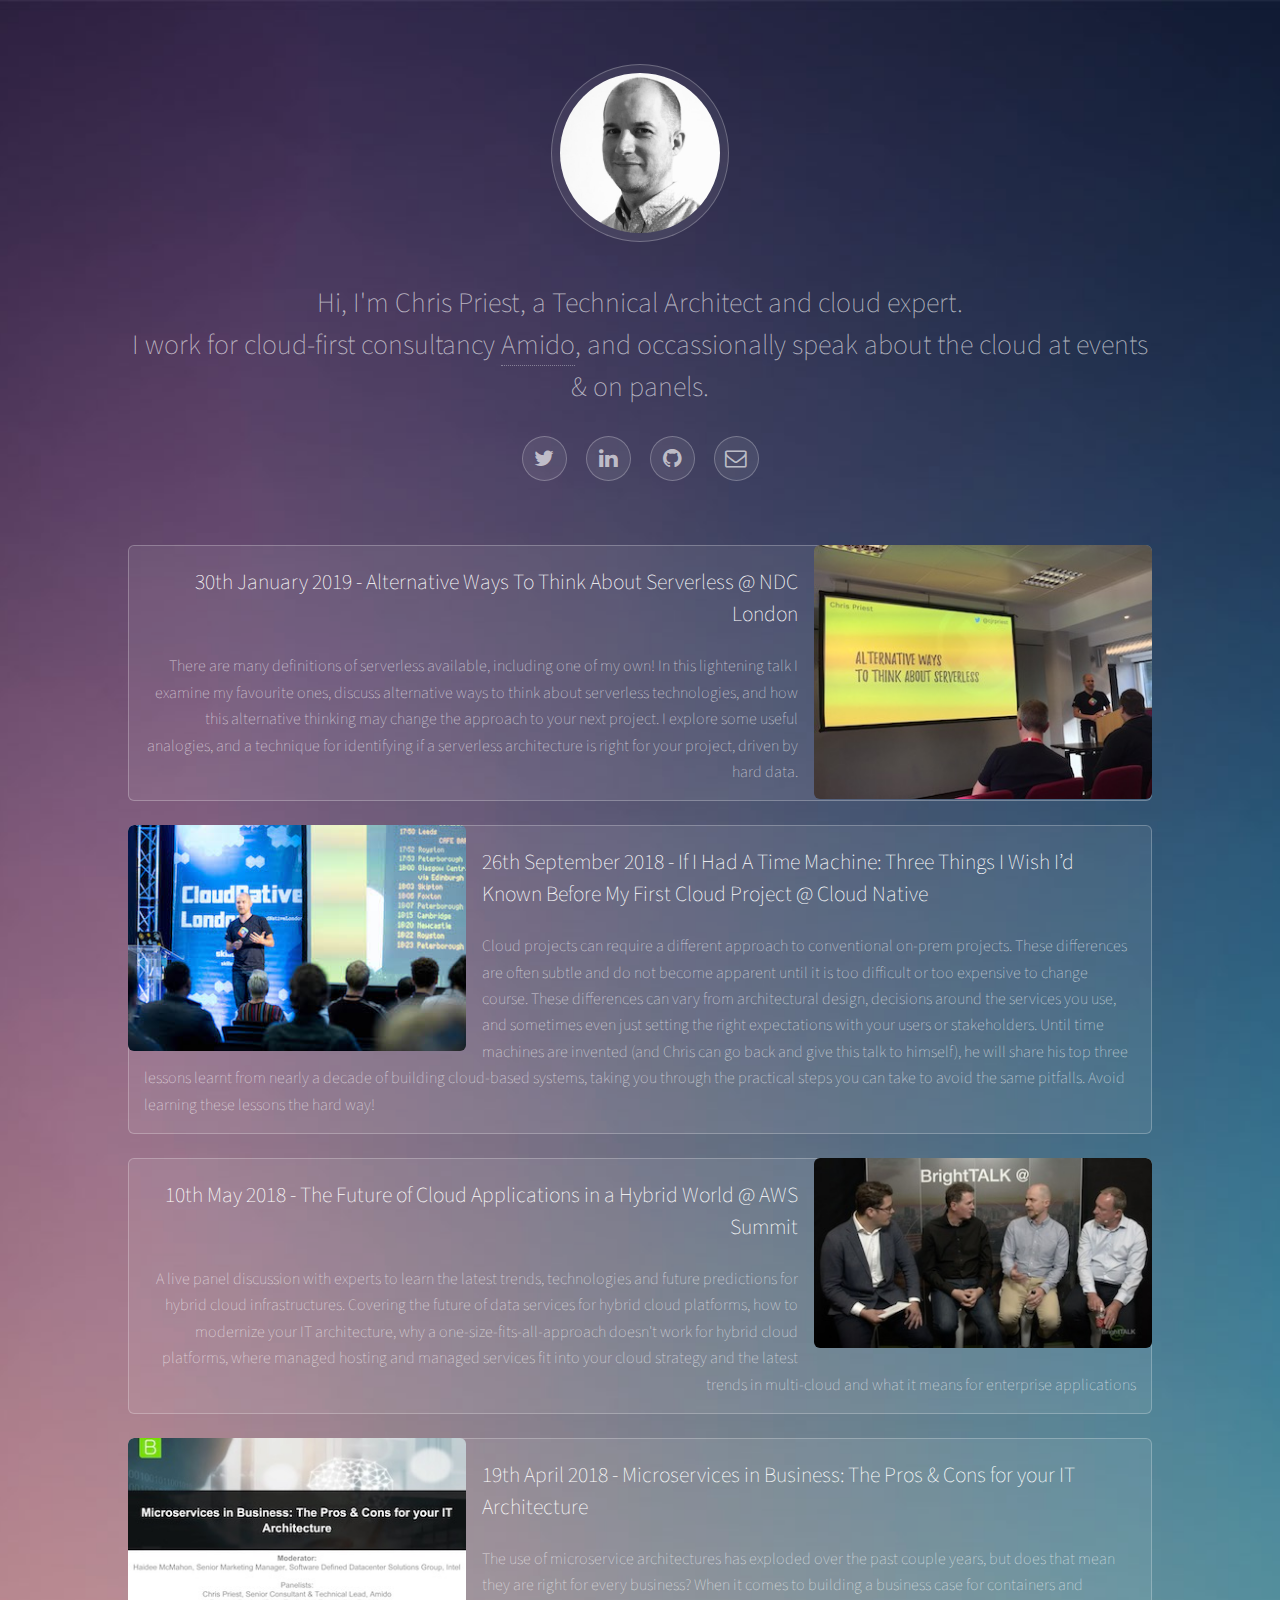
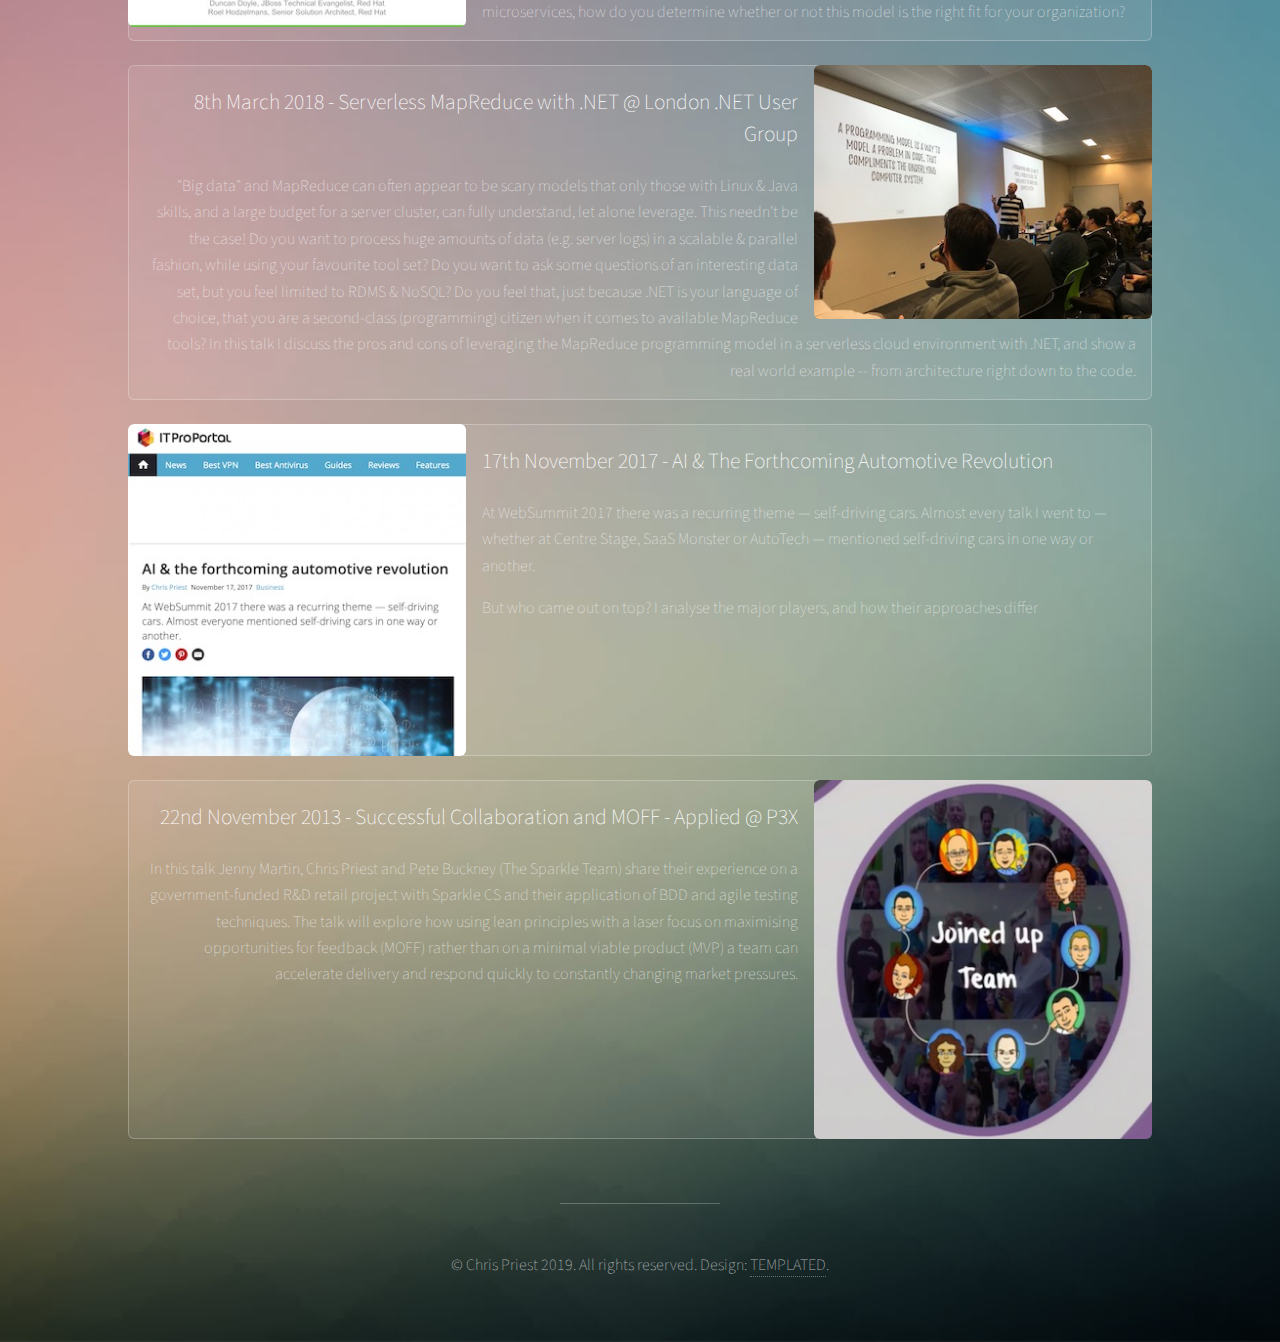
<file: index.html>
<!DOCTYPE HTML>
<!--
	Visualize by TEMPLATED
	templated.co @templatedco
	Released for free under the Creative Commons Attribution 3.0 license (templated.co/license)
-->
<html>
	<head>
		<title>Chris Priest - Technical Architect & Cloud Expert</title>
		<meta name="description" content="I'm Chris Priest, a Technical Architect and cloud expert.	I work for cloud-first consultancy Amido, and occassionally speak about the cloud at events & on panels.">
		<meta charset="utf-8" />
		<meta name="viewport" content="width=device-width, initial-scale=1" />
		<link rel="stylesheet" href="assets/css/main.css" />
	</head>
	<body>

		<!-- Wrapper -->
			<div id="wrapper">

				<!-- Header -->
					<header id="header">
						<span class="avatar"><img src="images/avatar.jpg" alt="" /></span>
						<h1>Hi, I'm Chris Priest, a Technical Architect and cloud expert.<br />
						I work for cloud-first consultancy <a href="https://www.amido.com">Amido</a>, and occassionally speak about the cloud at events & on panels.</h1>
						<ul class="icons">
							<li><a href="https://www.twitter.com/cjrpriest" class="icon style2 fa-twitter"><span class="label">Twitter</span></a></li>
							<li><a href="https://www.linkedin.com/in/cjrpriest" class="icon style2 fa-linkedin"><span class="label">LinkedIn</span></a></li>
							<li><a href="https://github.com/cjrpriest" class="icon style2 fa-github"><span class="label">GitHub</span></a></li>
							<li><a href="mailto:chris.priest@me.com" class="icon style2 fa-envelope-o"><span class="label">Email</span></a></li>
						</ul>
					</header>

				<!-- Main -->
					<section id="main">

						<!-- Thumbnails -->
							<section class="thumbnails">
								<div>
									<a href="https://ndc-london.com/speaker/chris-priest/">
										<img src="images/2019-01-30-alternative-ways-to-think-about-serverless-ndc-london.jpg" alt="" />
										<h2>30th January 2019 - Alternative Ways To Think About Serverless @ NDC London</h2>
										<p>There are many definitions of serverless available, including one of my own! In this lightening talk I examine my favourite ones, discuss alternative ways to think about serverless technologies, and how this alternative thinking may change the approach to your next project. I explore some useful analogies, and a technique for identifying if a serverless architecture is right for your project, driven by hard data.</p>
									</a>

									<a href="https://skillsmatter.com/skillscasts/12788-lightning-talk-if-i-had-a-time-machine-three-things-i-wish-i-d-known-before-my-first-cloud-project">
										<img src="images/2018-09-26-if-i-had-a-time-machine-cloud-native.jpg" alt="" />
										<h2>26th September 2018 - If I Had A Time Machine: Three Things I Wish I’d Known Before My First Cloud Project @ Cloud Native</h2>
										<p>Cloud projects can require a different approach to conventional on-prem projects. These differences are often subtle and do not become apparent until it is too difficult or too expensive to change course. These differences can vary from architectural design, decisions around the services you use, and sometimes even just setting the right expectations with your users or stakeholders. Until time machines are invented (and Chris can go back and give this talk to himself), he will share his top three lessons learnt from nearly a decade of building cloud-based systems, taking you through the practical steps you can take to avoid the same pitfalls. Avoid learning these lessons the hard way!</p>
									</a>

									<a href="https://www.brighttalk.com/webinar/the-future-of-cloud-applications-in-a-hybrid-world/">
										<img src="images/2018-05-10-future-of-cloud-applications-in-a-hybrid-world-brighttalk-aws-summit.jpg" alt="" />
										<h2>10th May 2018 - The Future of Cloud Applications in a Hybrid World @ AWS Summit</h2>
										<p>A live panel discussion with experts to learn the latest trends, technologies and future predictions for hybrid cloud infrastructures. Covering the future of data services for hybrid cloud platforms, how to modernize your IT architecture, why a one-size-fits-all-approach doesn't work for hybrid cloud platforms, where managed hosting and managed services fit into your cloud strategy and the latest trends in multi-cloud and what it means for enterprise applications</p>
									</a>

									<a href="https://www.brighttalk.com/webcast/16163/311423">
										<img src="images/2018-04-19-microservices-in-business-pros-cons-for-your-it-architecture-brighttalk.jpg" alt="" />
										<h2>19th April 2018 - Microservices in Business: The Pros & Cons for your IT Architecture</h2>
										<p>The use of microservice architectures has exploded over the past couple years, but does that mean they are right for every business? When it comes to building a business case for containers and microservices, how do you determine whether or not this model is the right fit for your organization?</p>
									</a>

									<a href="https://skillsmatter.com/skillscasts/11558-serverless-mapreduce-with-dot-net">
										<img src="images/2018-03-08-serverless-mapreduce-with-net-ldnug.jpg" alt="" />
										<h2>8th March 2018 - Serverless MapReduce with .NET @ London .NET User Group</h2>
										<p>"Big data" and MapReduce can often appear to be scary models that only those with Linux & Java skills, and a large budget for a server cluster, can fully understand, let alone leverage. This needn't be the case!

										Do you want to process huge amounts of data (e.g. server logs) in a scalable & parallel fashion, while using your favourite tool set? Do you want to ask some questions of an interesting data set, but you feel limited to RDMS & NoSQL? Do you feel that, just because .NET is your language of choice, that you are a second-class (programming) citizen when it comes to available MapReduce tools?

										In this talk I discuss the pros and cons of leveraging the MapReduce programming model in a serverless cloud environment with .NET, and show a real world example -- from architecture right down to the code.</p>
									</a>

									<a href="https://www.itproportal.com/features/ai-the-forthcoming-automotive-revolution/">
										<img src="images/2017-11-17-it-pro-portal-ai-the-forthcoming-automotive-revolution.jpg" alt="" />
										<h2>17th November 2017 - AI & The Forthcoming Automotive Revolution</h2>
										<p>At WebSummit 2017 there was a recurring theme — self-driving cars. Almost every talk I went to — whether at Centre Stage, SaaS Monster or AutoTech — mentioned self-driving cars in one way or another.</p>
										<p>But who came out on top? I analyse the major players, and how their approaches differ</p>
									</a>

									<a href="https://skillsmatter.com/skillscasts/4510-jenny-martin">
										<img src="images/2013-11-22-successful-collaboration-and-moff-applied-p3x.jpg" alt="" />
										<h2>22nd November 2013 - Successful Collaboration and MOFF - Applied @ P3X</h2>
										<p>In this talk Jenny Martin, Chris Priest and Pete Buckney (The Sparkle Team) share their experience on a government-funded R&D retail project with Sparkle CS and their application of BDD and agile testing techniques.

										The talk will explore how using lean principles with a laser focus on maximising opportunities for feedback (MOFF) rather than on a minimal viable product (MVP) a team can accelerate delivery and respond quickly to constantly changing market pressures.</p>
									</a>
								</div>
							</section>

					</section>

				<!-- Footer -->
					<footer id="footer">
						<p>&copy; Chris Priest 2019. All rights reserved. Design: <a href="http://templated.co">TEMPLATED</a>.</p>
					</footer>

			</div>
	</body>
</html>
</file>
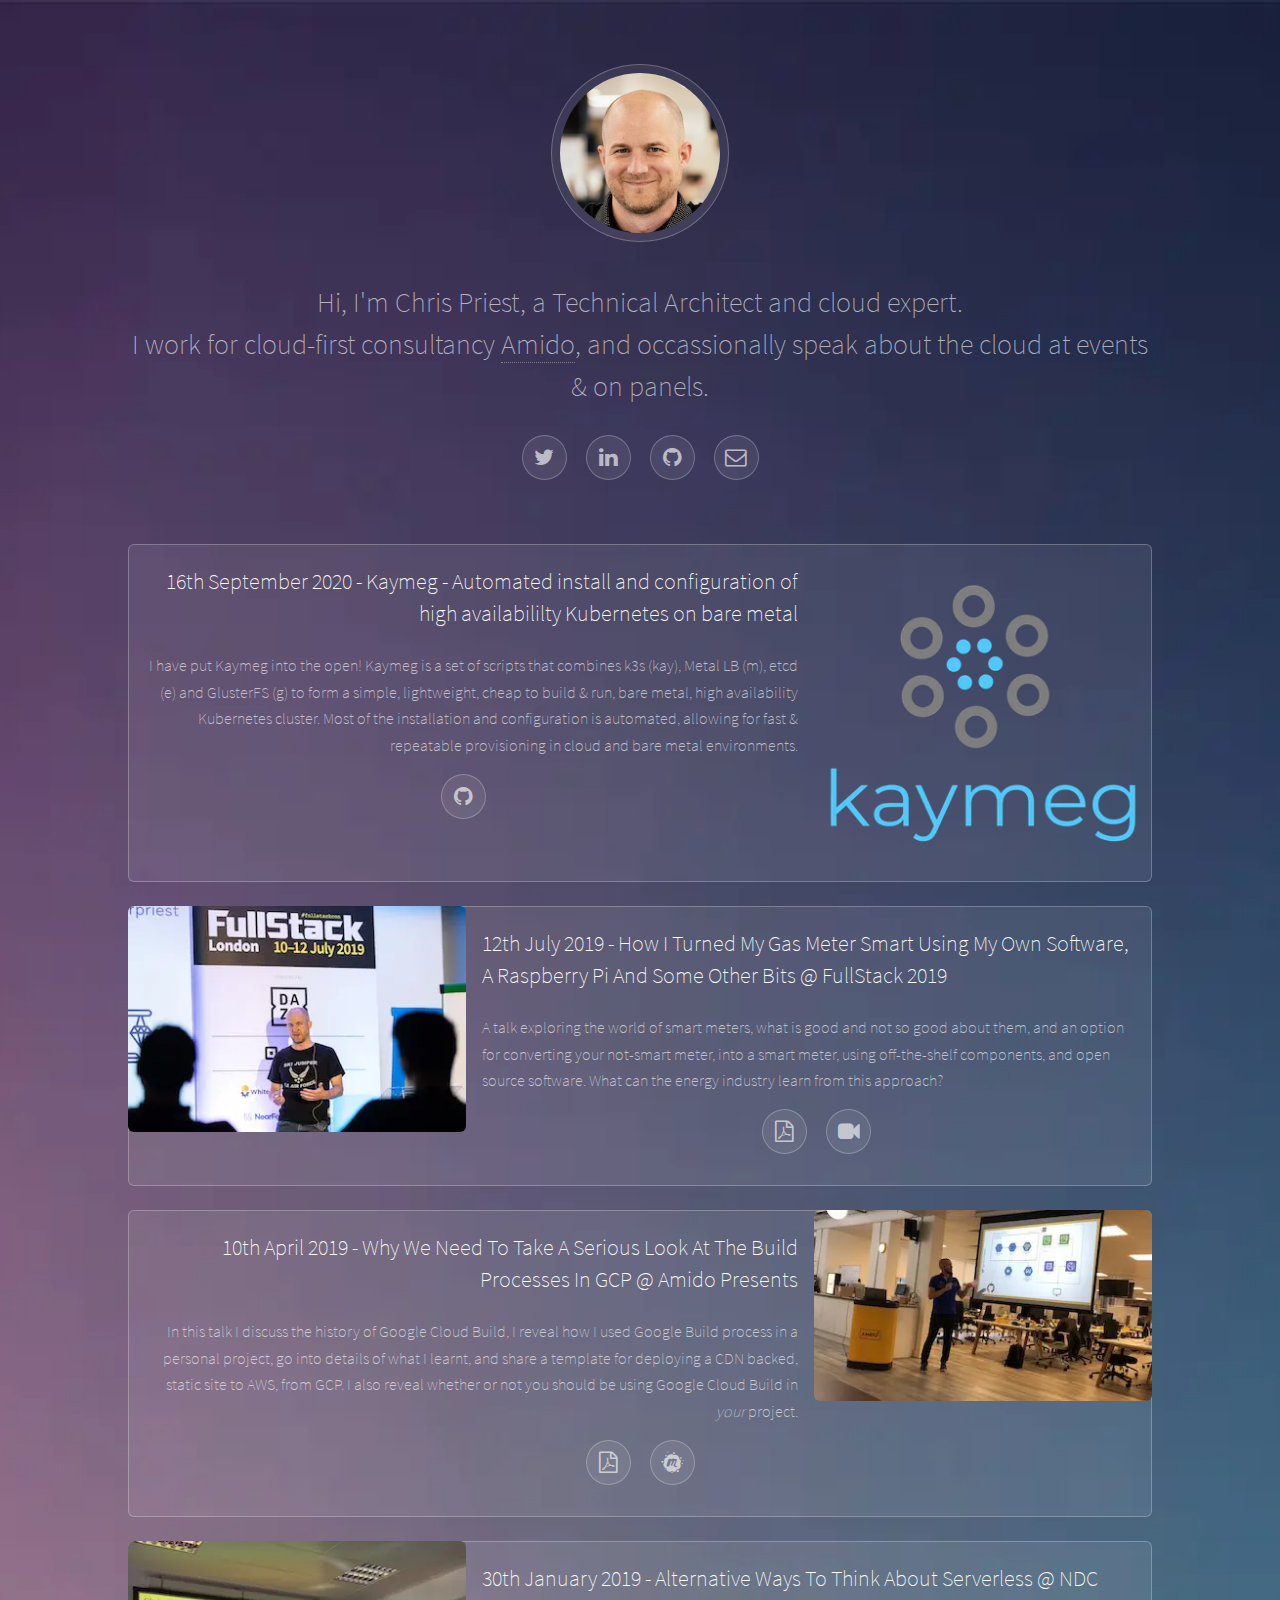
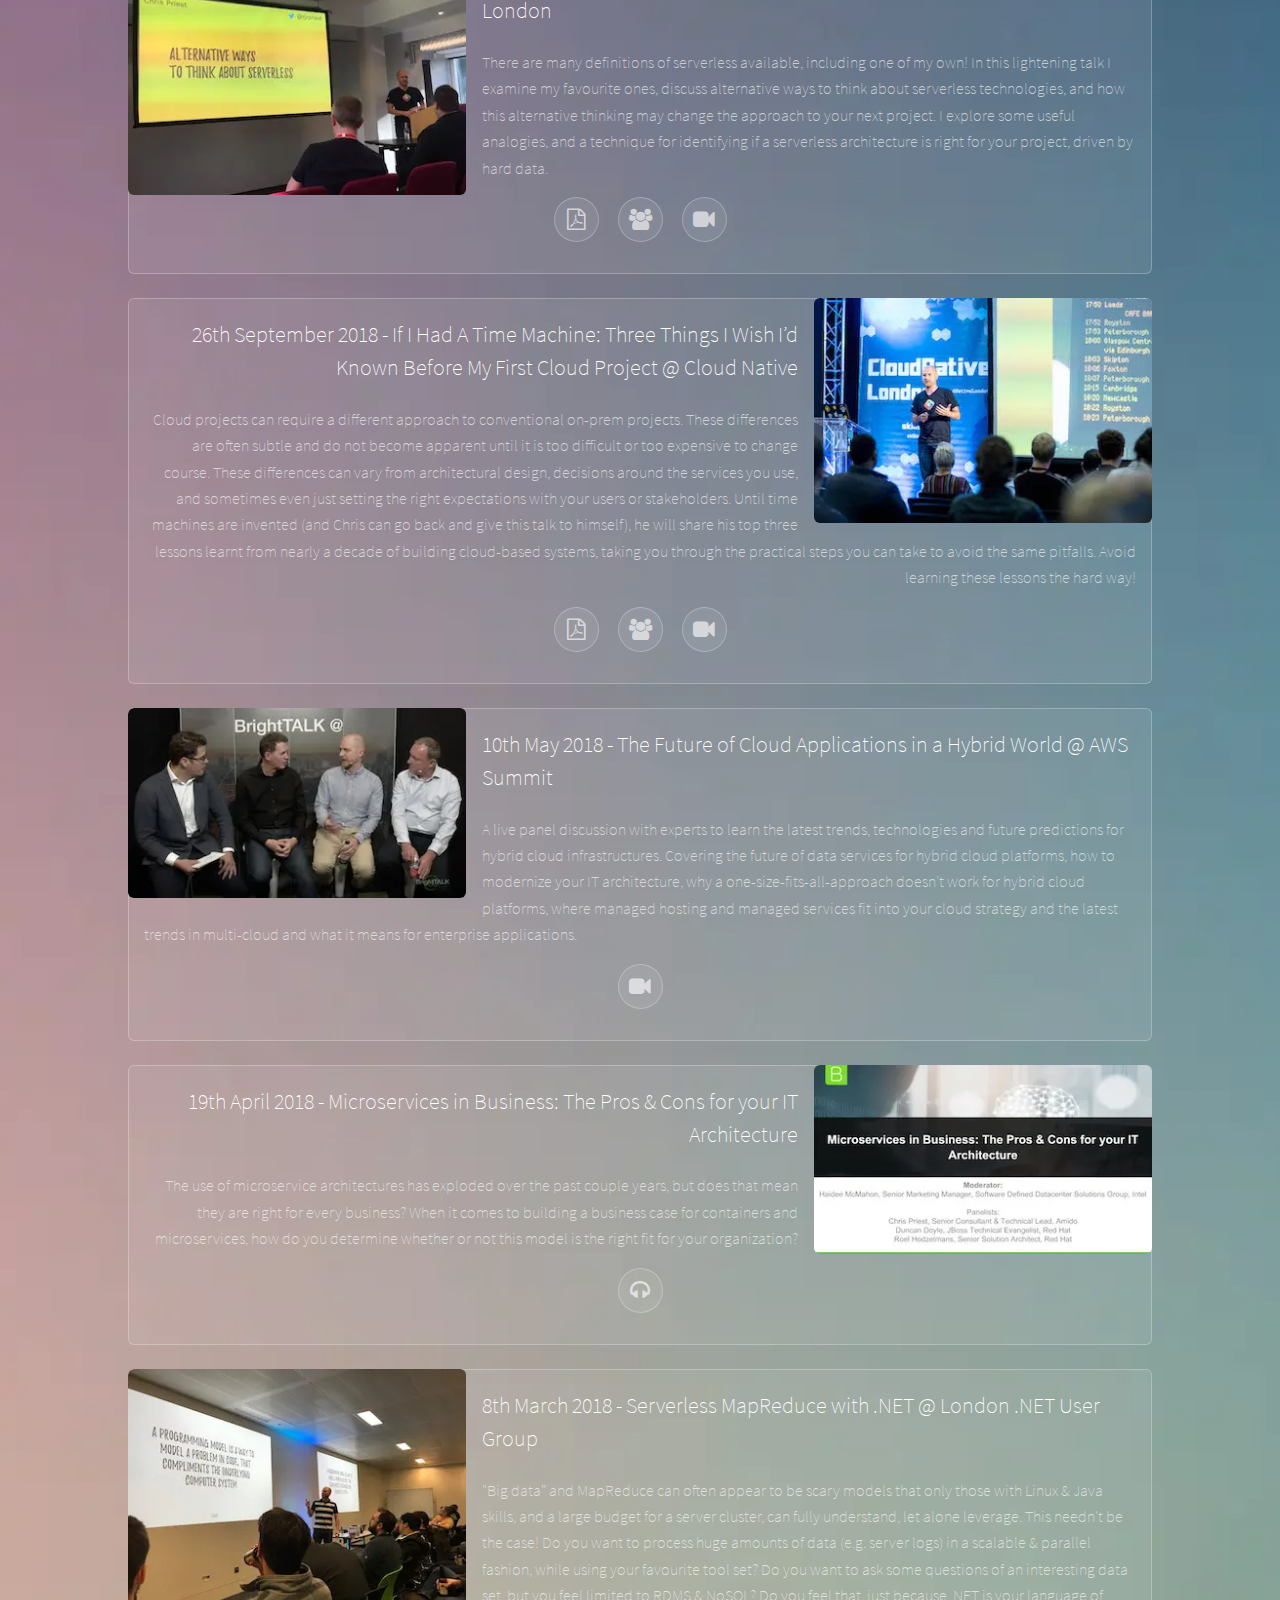
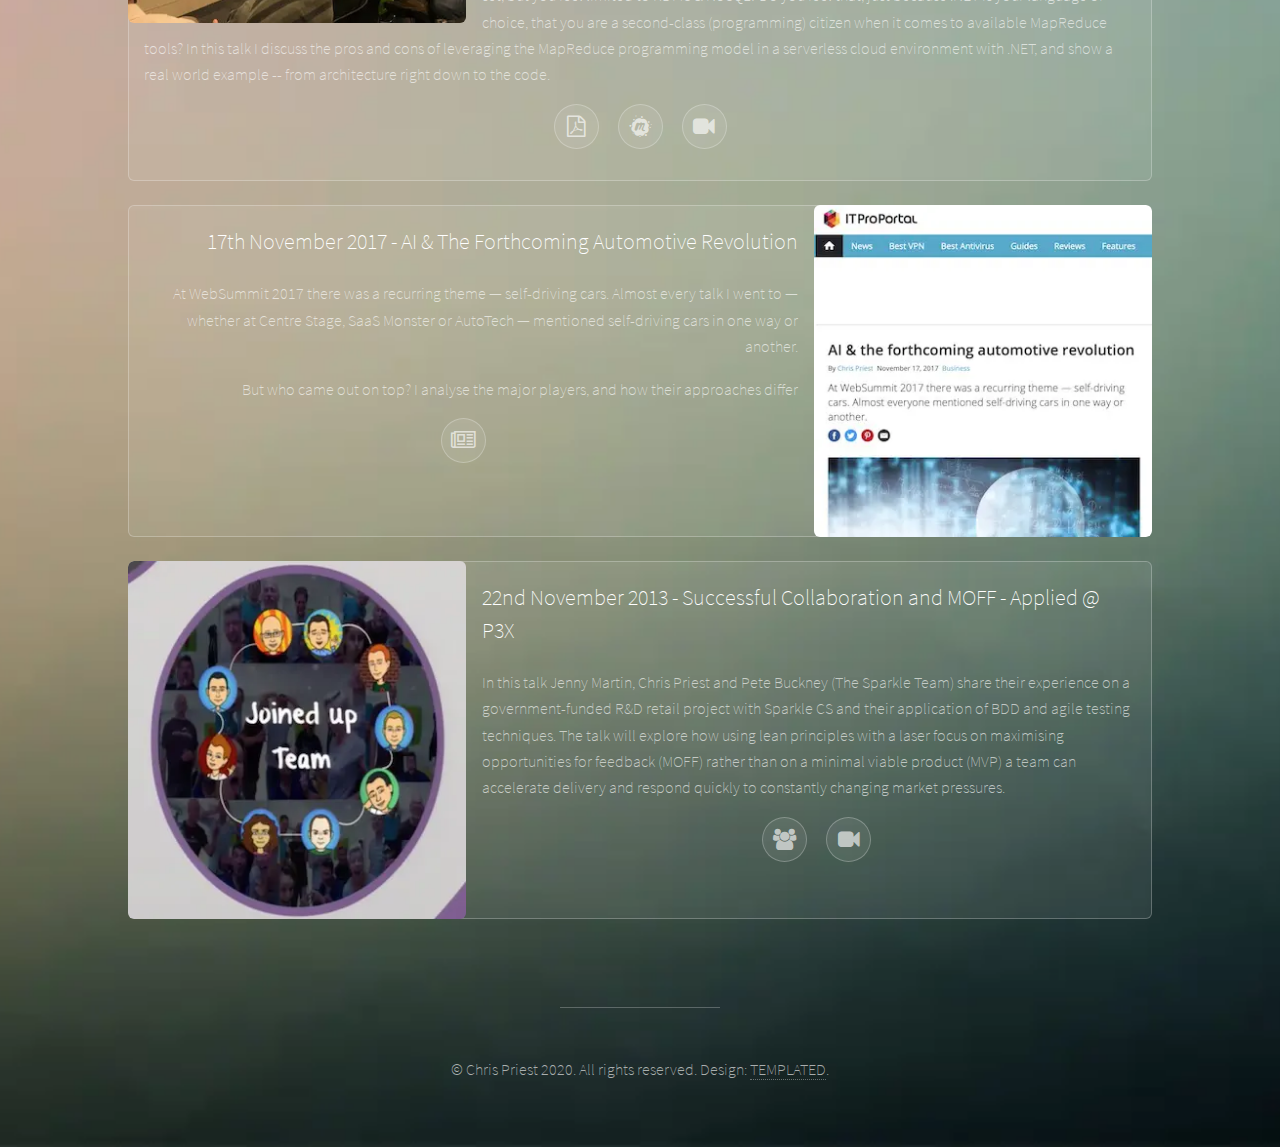
<file: web/index.html>
<!DOCTYPE HTML>
<!--
	Visualize by TEMPLATED
	templated.co @templatedco
	Released for free under the Creative Commons Attribution 3.0 license (templated.co/license)
-->
<html lang="en">
	<head>
		<script src="assets/js/cash-2.3.9.min.js"></script>
		<script src="assets/js/main.js"></script>

		<!-- Global site tag (gtag.js) - Google Analytics -->
		<script async src="https://www.googletagmanager.com/gtag/js?id=UA-42554219-3"></script>
		<script>
		  window.dataLayer = window.dataLayer || [];
		  function gtag(){dataLayer.push(arguments);}
		  gtag('js', new Date());

		  gtag('config', 'UA-42554219-3');
		</script>

		<title>Chris Priest - Technical Architect & Cloud Expert</title>
		<meta name="description" content="I'm Chris Priest, a Technical Architect and cloud expert.	I work for cloud-first consultancy Amido, and occassionally speak about the cloud at events & on panels.">
		<meta charset="utf-8" />
		<meta name="viewport" content="width=device-width, initial-scale=1" />
		<link rel="stylesheet" href="assets/css/main.css" />
	</head>
	<body>

		<!-- Wrapper -->
			<div id="wrapper">

				<!-- Header -->
					<header id="header">
						<span class="avatar">
							<picture>
							  	<source type="image/webp" srcset="images/avatar.webp" />
								<img src="images/avatar.jpg" alt="" />
							</picture>
						</span>
						<h1>Hi, I'm Chris Priest, a Technical Architect and cloud expert.<br />
						I work for cloud-first consultancy <a href="https://www.amido.com">Amido</a>, and occassionally speak about the cloud at events & on panels.</h1>
						<ul class="icons">
							<li>
								<a
									href="https://www.twitter.com/cjrpriest"
									class="icon style2 fa-twitter"
									title="Twitter">
										<span class="label">Twitter</span>
								</a>
							</li>
							<li>
								<a
									href="https://www.linkedin.com/in/cjrpriest"
									class="icon style2 fa-linkedin"
									title="LinkedIn">
										<span class="label">LinkedIn</span>
								</a>
							</li>
							<li>
								<a
									href="https://github.com/cjrpriest"
									class="icon style2 fa-github"
									title="GitHub">
										<span class="label">GitHub</span>
								</a>
							</li>
							<li>
								<a
									href="mailto:chris.priest@me.com"
									class="icon style2 fa-envelope-o"
									title="Email">
										<span class="label">Email</span>
								</a>
							</li>
						</ul>
					</header>

				<!-- Main -->
					<section id="main">

						<!-- Thumbnails -->
							<section class="thumbnails">
								<div>

									<div class="article">
										<picture>
											<source type="image/webp" srcset="images/2020-09-16-kaymeg.webp" />
											<img src="images/2020-09-16-kaymeg.png" alt="" />
										</picture>
										<h2>16th September 2020 - Kaymeg - Automated install and configuration of high availabililty Kubernetes on bare metal</h2>
										<p>
											I have put Kaymeg into the open! Kaymeg is a set of scripts that combines k3s (kay), Metal LB (m), etcd (e) and GlusterFS (g) to form a simple, lightweight, cheap to build & run, bare metal, high availability Kubernetes cluster.

											Most of the installation and configuration is automated, allowing for fast & repeatable provisioning in cloud and bare metal environments.
											<ul class="icons">
												<li><a class="icon style2 fa-github" href="https://github.com/cjrpriest/kaymeg" title="GitHub"></a></li>
											</ul>
										</p>
									</div>

									<div class="article">
										<picture>
											<source type="image/webp" srcset="images/2019-07-12-how-i-turned-my-gas-meter-smart.webp" />
											<img src="images/2019-07-12-how-i-turned-my-gas-meter-smart.jpg" alt="" />
										</picture>
										<h2>12th July 2019 - How I Turned My Gas Meter Smart Using My Own Software, A Raspberry Pi And Some Other Bits @ FullStack 2019</h2>
										<p>
											A talk exploring the world of smart meters, what is good and not so good about them, and an option for converting your not-smart meter, into a smart meter, using off-the-shelf components, and open source software. What can the energy industry learn from this approach?
											<ul class="icons">
												<li><a class="icon style2 fa-file-pdf-o" href="pdfs/2019-07-12-how-i-turned-my-gas-meter-smart.pdf" title="Slides"></a></li>
												<li><a class="icon style2 fa-video-camera" href="https://skillsmatter.com/skillscasts/13853-how-i-turned-my-gas-meter-smart-using-my-own-software-a-raspberry-pi-and-some-other-bits" title="Video"></a></li>
											</ul>
										</p>
									</div>

									<div class="article">
										<picture>
											<source type="image/webp" srcset="images/2019-04-10-why-we-need-to-take-a-serious-look-at-the-build-processes-in-gcp.webp" />
											<img src="images/2019-04-10-why-we-need-to-take-a-serious-look-at-the-build-processes-in-gcp.jpg" alt="" />
										</picture>
										<h2>10th April 2019 - Why We Need To Take A Serious Look At The Build Processes In GCP @ Amido Presents</h2>
										<p>
											In this talk I discuss the history of Google Cloud Build, I reveal how I used Google Build process in a personal project, go into details of what I learnt, and share a template for deploying a CDN backed, static site to AWS, from GCP. I also reveal whether or not you should be using Google Cloud Build in <i>your</i> project.
											<ul class="icons">
												<li><a class="icon style2 fa-file-pdf-o" href="pdfs/2019-04-10-why-we-need-to-take-a-serious-look-at-the-build-processes-in-gcp.pdf" title="Slides"></a></li>
												<li><a class="icon style2 fa-meetup" href="https://www.meetup.com/Amido-Presents/events/259507840/" title="Meetup"></a></li>
											</ul>
										</p>
									</div>

									<div class="article">
										<picture>
											<source type="image/webp" srcset="images/2019-01-30-alternative-ways-to-think-about-serverless-ndc-london.webp" />
											<img src="images/2019-01-30-alternative-ways-to-think-about-serverless-ndc-london.jpg" alt="" />
										</picture>
										<h2>30th January 2019 - Alternative Ways To Think About Serverless @ NDC London</h2>
										<p>
											There are many definitions of serverless available, including one of my own! In this lightening talk I examine my favourite ones, discuss alternative ways to think about serverless technologies, and how this alternative thinking may change the approach to your next project. I explore some useful analogies, and a technique for identifying if a serverless architecture is right for your project, driven by hard data.
											<ul class="icons">
												<li><a class="icon style2 fa-file-pdf-o" href="pdfs/2019-01-30-alternative-ways-to-think-about-serverless-ndc-london.pdf" title="Slides"></a></li>
												<li><a class="icon style2 fa-users" href="https://ndc-london.com/speaker/chris-priest/" title="NDC London"></a></li>
												<li><a class="icon style2 fa-video-camera" href="https://www.youtube.com/watch?v=XPs5WGCgK_I" title="Video"></a></li>
											</ul>
										</p>
									</div>

									<div class="article">
										<picture>
											<source type="image/webp" srcset="images/2018-09-26-if-i-had-a-time-machine-cloud-native.webp" />
											<img src="images/2018-09-26-if-i-had-a-time-machine-cloud-native.jpg" alt="" />
										</picture>
										<h2>26th September 2018 - If I Had A Time Machine: Three Things I Wish I’d Known Before My First Cloud Project @ Cloud Native</h2>
										<p>
											Cloud projects can require a different approach to conventional on-prem projects. These differences are often subtle and do not become apparent until it is too difficult or too expensive to change course. These differences can vary from architectural design, decisions around the services you use, and sometimes even just setting the right expectations with your users or stakeholders. Until time machines are invented (and Chris can go back and give this talk to himself), he will share his top three lessons learnt from nearly a decade of building cloud-based systems, taking you through the practical steps you can take to avoid the same pitfalls. Avoid learning these lessons the hard way!
											<ul class="icons">
												<li><a class="icon style2 fa-file-pdf-o" href="pdfs/2018-09-26-if-i-had-a-time-machine-cloud-native.pdf" title="Slides"></a></li>
												<li><a class="icon style2 fa-users" href="https://skillsmatter.com/conferences/10160-cloudnative-london-2018" title="CloudNative 2018"></a></li>
												<li><a class="icon style2 fa-video-camera" href="https://skillsmatter.com/skillscasts/12788-lightning-talk-if-i-had-a-time-machine-three-things-i-wish-i-d-known-before-my-first-cloud-project" title="Video"></a></li>
											</ul>
										</p>
									</div>

									<div class="article">
										<picture>
											<source type="image/webp" srcset="images/2018-05-10-future-of-cloud-applications-in-a-hybrid-world-brighttalk-aws-summit.webp" />
											<img src="images/2018-05-10-future-of-cloud-applications-in-a-hybrid-world-brighttalk-aws-summit.jpg" alt="" />
										</picture>
										<h2>10th May 2018 - The Future of Cloud Applications in a Hybrid World @ AWS Summit</h2>
										<p>
											A live panel discussion with experts to learn the latest trends, technologies and future predictions for hybrid cloud infrastructures. Covering the future of data services for hybrid cloud platforms, how to modernize your IT architecture, why a one-size-fits-all-approach doesn't work for hybrid cloud platforms, where managed hosting and managed services fit into your cloud strategy and the latest trends in multi-cloud and what it means for enterprise applications.
											<ul class="icons">
												<li><a class="icon style2 fa-video-camera" href="https://www.brighttalk.com/webinar/the-future-of-cloud-applications-in-a-hybrid-world/" title="Video"></a></li>
											</ul>
										</p>
									</div>

									<div class="article">
										<picture>
											<source type="image/webp" srcset="images/2018-04-19-microservices-in-business-pros-cons-for-your-it-architecture-brighttalk.webp" />
											<img src="images/2018-04-19-microservices-in-business-pros-cons-for-your-it-architecture-brighttalk.jpg" alt="" />
										</picture>
										<h2>19th April 2018 - Microservices in Business: The Pros & Cons for your IT Architecture</h2>
										<p>
											The use of microservice architectures has exploded over the past couple years, but does that mean they are right for every business? When it comes to building a business case for containers and microservices, how do you determine whether or not this model is the right fit for your organization?
											<ul class="icons">
												<li><a class="icon style2 fa-headphones" href="https://www.brighttalk.com/webcast/16163/311423" title="Webcast"></a></li>
											</ul>
										</p>
									</div>

									<div class="article">
										<picture>
											<source type="image/webp" srcset="images/2018-03-08-serverless-mapreduce-with-net-ldnug.webp" />
											<img src="images/2018-03-08-serverless-mapreduce-with-net-ldnug.jpg" alt="" />
										</picture>
										<h2>8th March 2018 - Serverless MapReduce with .NET @ London .NET User Group</h2>
										<p>
											"Big data" and MapReduce can often appear to be scary models that only those with Linux & Java skills, and a large budget for a server cluster, can fully understand, let alone leverage. This needn't be the case!

											Do you want to process huge amounts of data (e.g. server logs) in a scalable & parallel fashion, while using your favourite tool set? Do you want to ask some questions of an interesting data set, but you feel limited to RDMS & NoSQL? Do you feel that, just because .NET is your language of choice, that you are a second-class (programming) citizen when it comes to available MapReduce tools?

											In this talk I discuss the pros and cons of leveraging the MapReduce programming model in a serverless cloud environment with .NET, and show a real world example -- from architecture right down to the code.
											<ul class="icons">
												<li><a class="icon style2 fa-file-pdf-o" href="pdfs/2018-03-08-serverless-mapreduce-with-net-ldnug.pdf" title="Slides"></a></li>
												<li><a class="icon style2 fa-meetup" href="https://www.meetup.com/London-NET-User-Group/events/245941140/" title="Meetup"></a></li>
												<li><a class="icon style2 fa-video-camera" href="https://skillsmatter.com/skillscasts/11558-serverless-mapreduce-with-dot-net" title="Video"></a></li>
											</ul>
										</p>
									</div>

									<div class="article">
										<picture>
											<source type="image/webp" srcset="images/2017-11-17-it-pro-portal-ai-the-forthcoming-automotive-revolution.webp" />
											<img src="images/2017-11-17-it-pro-portal-ai-the-forthcoming-automotive-revolution.jpg" alt="" />
										</picture>
										<h2>17th November 2017 - AI & The Forthcoming Automotive Revolution</h2>
										<p>
											At WebSummit 2017 there was a recurring theme — self-driving cars. Almost every talk I went to — whether at Centre Stage, SaaS Monster or AutoTech — mentioned self-driving cars in one way or another.
										</p>
										<p>
											But who came out on top? I analyse the major players, and how their approaches differ
											<ul class="icons">
												<li><a class="icon style2 fa-newspaper-o" href="https://www.itproportal.com/features/ai-the-forthcoming-automotive-revolution/" title="IT Pro Portal"></a></li>
											</ul>
										</p>
									</div>

									<div class="article">
										<picture>
											<source type="image/webp" srcset="images/2013-11-22-successful-collaboration-and-moff-applied-p3x.webp" />
											<img src="images/2013-11-22-successful-collaboration-and-moff-applied-p3x.jpg" alt="" />
										</picture>
										<h2>22nd November 2013 - Successful Collaboration and MOFF - Applied @ P3X</h2>
										<p>
											In this talk Jenny Martin, Chris Priest and Pete Buckney (The Sparkle Team) share their experience on a government-funded R&D retail project with Sparkle CS and their application of BDD and agile testing techniques.

											The talk will explore how using lean principles with a laser focus on maximising opportunities for feedback (MOFF) rather than on a minimal viable product (MVP) a team can accelerate delivery and respond quickly to constantly changing market pressures.
											<ul class="icons">												
												<li><a class="icon style2 fa-users" href="https://skillsmatter.com/conferences/1669-agile-testing-bdd-exchange-2013" title="P3X"></a></li>
												<li><a class="icon style2 fa-video-camera" href="https://skillsmatter.com/skillscasts/4510-jenny-martin" title="Video"></a></li>
											</ul>
										</p>
									</div>
								</div>
							</section>

					</section>

				<!-- Footer -->
					<footer id="footer">
						<p>&copy; Chris Priest 2020. All rights reserved. Design: <a href="http://templated.co">TEMPLATED</a>.</p>
					</footer>

			</div>
	</body>
</html>
</file>
<file: assets/css/main.css>
@charset "UTF-8";
@import url(font-awesome.min.css);
@import url("http://fonts.googleapis.com/css?family=Source+Sans+Pro:200");

/*
	Visualize by TEMPLATED
	templated.co @templatedco
	Released for free under the Creative Commons Attribution 3.0 license (templated.co/license)
*/

/* Reset */

	html, body, div, span, applet, object, iframe, h1, h2, h3, h4, h5, h6, p, blockquote, pre, a, abbr, acronym, address, big, cite, code, del, dfn, em, img, ins, kbd, q, s, samp, small, strike, strong, sub, sup, tt, var, b, u, i, center, dl, dt, dd, ol, ul, li, fieldset, form, label, legend, table, caption, tbody, tfoot, thead, tr, th, td, article, aside, canvas, details, embed, figure, figcaption, footer, header, hgroup, menu, nav, output, ruby, section, summary, time, mark, audio, video {
		margin: 0;
		padding: 0;
		border: 0;
		font-size: 100%;
		font: inherit;
		vertical-align: baseline;
	}

	article, aside, details, figcaption, figure, footer, header, hgroup, menu, nav, section {
		display: block;
	}

	body {
		line-height: 1;
	}

	ol, ul {
		list-style: none;
	}

	blockquote, q {
		quotes: none;
	}

	blockquote:before, blockquote:after, q:before, q:after {
		content: '';
		content: none;
	}

	table {
		border-collapse: collapse;
		border-spacing: 0;
	}

	body {
		-webkit-text-size-adjust: none;
	}

/* Box Model */

	*, *:before, *:after {
		-moz-box-sizing: border-box;
		-webkit-box-sizing: border-box;
		box-sizing: border-box;
	}

/* Grid */

	.row {
		border-bottom: solid 1px transparent;
		-moz-box-sizing: border-box;
		-webkit-box-sizing: border-box;
		box-sizing: border-box;
	}

	.row > * {
		float: left;
		-moz-box-sizing: border-box;
		-webkit-box-sizing: border-box;
		box-sizing: border-box;
	}

	.row:after, .row:before {
		content: '';
		display: block;
		clear: both;
		height: 0;
	}

	.row.uniform > * > :first-child {
		margin-top: 0;
	}

	.row.uniform > * > :last-child {
		margin-bottom: 0;
	}

	.row.\30 \25 > * {
		padding: 0 0 0 0em;
	}

	.row.\30 \25 {
		margin: 0 0 -1px 0em;
	}

	.row.uniform.\30 \25 > * {
		padding: 0em 0 0 0em;
	}

	.row.uniform.\30 \25 {
		margin: 0em 0 -1px 0em;
	}

	.row > * {
		padding: 0 0 0 2em;
	}

	.row {
		margin: 0 0 -1px -2em;
	}

	.row.uniform > * {
		padding: 2em 0 0 2em;
	}

	.row.uniform {
		margin: -2em 0 -1px -2em;
	}

	.row.\32 00\25 > * {
		padding: 0 0 0 4em;
	}

	.row.\32 00\25 {
		margin: 0 0 -1px -4em;
	}

	.row.uniform.\32 00\25 > * {
		padding: 4em 0 0 4em;
	}

	.row.uniform.\32 00\25 {
		margin: -4em 0 -1px -4em;
	}

	.row.\31 50\25 > * {
		padding: 0 0 0 3em;
	}

	.row.\31 50\25 {
		margin: 0 0 -1px -3em;
	}

	.row.uniform.\31 50\25 > * {
		padding: 3em 0 0 3em;
	}

	.row.uniform.\31 50\25 {
		margin: -3em 0 -1px -3em;
	}

	.row.\35 0\25 > * {
		padding: 0 0 0 1em;
	}

	.row.\35 0\25 {
		margin: 0 0 -1px -1em;
	}

	.row.uniform.\35 0\25 > * {
		padding: 1em 0 0 1em;
	}

	.row.uniform.\35 0\25 {
		margin: -1em 0 -1px -1em;
	}

	.row.\32 5\25 > * {
		padding: 0 0 0 0.5em;
	}

	.row.\32 5\25 {
		margin: 0 0 -1px -0.5em;
	}

	.row.uniform.\32 5\25 > * {
		padding: 0.5em 0 0 0.5em;
	}

	.row.uniform.\32 5\25 {
		margin: -0.5em 0 -1px -0.5em;
	}

	.\31 2u, .\31 2u\24 {
		width: 100%;
		clear: none;
		margin-left: 0;
	}

	.\31 1u, .\31 1u\24 {
		width: 91.6666666667%;
		clear: none;
		margin-left: 0;
	}

	.\31 0u, .\31 0u\24 {
		width: 83.3333333333%;
		clear: none;
		margin-left: 0;
	}

	.\39 u, .\39 u\24 {
		width: 75%;
		clear: none;
		margin-left: 0;
	}

	.\38 u, .\38 u\24 {
		width: 66.6666666667%;
		clear: none;
		margin-left: 0;
	}

	.\37 u, .\37 u\24 {
		width: 58.3333333333%;
		clear: none;
		margin-left: 0;
	}

	.\36 u, .\36 u\24 {
		width: 50%;
		clear: none;
		margin-left: 0;
	}

	.\35 u, .\35 u\24 {
		width: 41.6666666667%;
		clear: none;
		margin-left: 0;
	}

	.\34 u, .\34 u\24 {
		width: 33.3333333333%;
		clear: none;
		margin-left: 0;
	}

	.\33 u, .\33 u\24 {
		width: 25%;
		clear: none;
		margin-left: 0;
	}

	.\32 u, .\32 u\24 {
		width: 16.6666666667%;
		clear: none;
		margin-left: 0;
	}

	.\31 u, .\31 u\24 {
		width: 8.3333333333%;
		clear: none;
		margin-left: 0;
	}

	.\31 2u\24 + *,
	.\31 1u\24 + *,
	.\31 0u\24 + *,
	.\39 u\24 + *,
	.\38 u\24 + *,
	.\37 u\24 + *,
	.\36 u\24 + *,
	.\35 u\24 + *,
	.\34 u\24 + *,
	.\33 u\24 + *,
	.\32 u\24 + *,
	.\31 u\24 + * {
		clear: left;
	}

	.\-11u {
		margin-left: 91.66667%;
	}

	.\-10u {
		margin-left: 83.33333%;
	}

	.\-9u {
		margin-left: 75%;
	}

	.\-8u {
		margin-left: 66.66667%;
	}

	.\-7u {
		margin-left: 58.33333%;
	}

	.\-6u {
		margin-left: 50%;
	}

	.\-5u {
		margin-left: 41.66667%;
	}

	.\-4u {
		margin-left: 33.33333%;
	}

	.\-3u {
		margin-left: 25%;
	}

	.\-2u {
		margin-left: 16.66667%;
	}

	.\-1u {
		margin-left: 8.33333%;
	}

	@media screen and (max-width: 1680px) {

		.row > * {
			padding: 0 0 0 2em;
		}

		.row {
			margin: 0 0 -1px -2em;
		}

		.row.uniform > * {
			padding: 2em 0 0 2em;
		}

		.row.uniform {
			margin: -2em 0 -1px -2em;
		}

		.row.\32 00\25 > * {
			padding: 0 0 0 4em;
		}

		.row.\32 00\25 {
			margin: 0 0 -1px -4em;
		}

		.row.uniform.\32 00\25 > * {
			padding: 4em 0 0 4em;
		}

		.row.uniform.\32 00\25 {
			margin: -4em 0 -1px -4em;
		}

		.row.\31 50\25 > * {
			padding: 0 0 0 3em;
		}

		.row.\31 50\25 {
			margin: 0 0 -1px -3em;
		}

		.row.uniform.\31 50\25 > * {
			padding: 3em 0 0 3em;
		}

		.row.uniform.\31 50\25 {
			margin: -3em 0 -1px -3em;
		}

		.row.\35 0\25 > * {
			padding: 0 0 0 1em;
		}

		.row.\35 0\25 {
			margin: 0 0 -1px -1em;
		}

		.row.uniform.\35 0\25 > * {
			padding: 1em 0 0 1em;
		}

		.row.uniform.\35 0\25 {
			margin: -1em 0 -1px -1em;
		}

		.row.\32 5\25 > * {
			padding: 0 0 0 0.5em;
		}

		.row.\32 5\25 {
			margin: 0 0 -1px -0.5em;
		}

		.row.uniform.\32 5\25 > * {
			padding: 0.5em 0 0 0.5em;
		}

		.row.uniform.\32 5\25 {
			margin: -0.5em 0 -1px -0.5em;
		}

		.\31 2u\28xlarge\29, .\31 2u\24\28xlarge\29 {
			width: 100%;
			clear: none;
			margin-left: 0;
		}

		.\31 1u\28xlarge\29, .\31 1u\24\28xlarge\29 {
			width: 91.6666666667%;
			clear: none;
			margin-left: 0;
		}

		.\31 0u\28xlarge\29, .\31 0u\24\28xlarge\29 {
			width: 83.3333333333%;
			clear: none;
			margin-left: 0;
		}

		.\39 u\28xlarge\29, .\39 u\24\28xlarge\29 {
			width: 75%;
			clear: none;
			margin-left: 0;
		}

		.\38 u\28xlarge\29, .\38 u\24\28xlarge\29 {
			width: 66.6666666667%;
			clear: none;
			margin-left: 0;
		}

		.\37 u\28xlarge\29, .\37 u\24\28xlarge\29 {
			width: 58.3333333333%;
			clear: none;
			margin-left: 0;
		}

		.\36 u\28xlarge\29, .\36 u\24\28xlarge\29 {
			width: 50%;
			clear: none;
			margin-left: 0;
		}

		.\35 u\28xlarge\29, .\35 u\24\28xlarge\29 {
			width: 41.6666666667%;
			clear: none;
			margin-left: 0;
		}

		.\34 u\28xlarge\29, .\34 u\24\28xlarge\29 {
			width: 33.3333333333%;
			clear: none;
			margin-left: 0;
		}

		.\33 u\28xlarge\29, .\33 u\24\28xlarge\29 {
			width: 25%;
			clear: none;
			margin-left: 0;
		}

		.\32 u\28xlarge\29, .\32 u\24\28xlarge\29 {
			width: 16.6666666667%;
			clear: none;
			margin-left: 0;
		}

		.\31 u\28xlarge\29, .\31 u\24\28xlarge\29 {
			width: 8.3333333333%;
			clear: none;
			margin-left: 0;
		}

		.\31 2u\24\28xlarge\29 + *,
		.\31 1u\24\28xlarge\29 + *,
		.\31 0u\24\28xlarge\29 + *,
		.\39 u\24\28xlarge\29 + *,
		.\38 u\24\28xlarge\29 + *,
		.\37 u\24\28xlarge\29 + *,
		.\36 u\24\28xlarge\29 + *,
		.\35 u\24\28xlarge\29 + *,
		.\34 u\24\28xlarge\29 + *,
		.\33 u\24\28xlarge\29 + *,
		.\32 u\24\28xlarge\29 + *,
		.\31 u\24\28xlarge\29 + * {
			clear: left;
		}

		.\-11u\28xlarge\29 {
			margin-left: 91.66667%;
		}

		.\-10u\28xlarge\29 {
			margin-left: 83.33333%;
		}

		.\-9u\28xlarge\29 {
			margin-left: 75%;
		}

		.\-8u\28xlarge\29 {
			margin-left: 66.66667%;
		}

		.\-7u\28xlarge\29 {
			margin-left: 58.33333%;
		}

		.\-6u\28xlarge\29 {
			margin-left: 50%;
		}

		.\-5u\28xlarge\29 {
			margin-left: 41.66667%;
		}

		.\-4u\28xlarge\29 {
			margin-left: 33.33333%;
		}

		.\-3u\28xlarge\29 {
			margin-left: 25%;
		}

		.\-2u\28xlarge\29 {
			margin-left: 16.66667%;
		}

		.\-1u\28xlarge\29 {
			margin-left: 8.33333%;
		}

	}

	@media screen and (max-width: 1280px) {

		.row > * {
			padding: 0 0 0 2em;
		}

		.row {
			margin: 0 0 -1px -2em;
		}

		.row.uniform > * {
			padding: 2em 0 0 2em;
		}

		.row.uniform {
			margin: -2em 0 -1px -2em;
		}

		.row.\32 00\25 > * {
			padding: 0 0 0 4em;
		}

		.row.\32 00\25 {
			margin: 0 0 -1px -4em;
		}

		.row.uniform.\32 00\25 > * {
			padding: 4em 0 0 4em;
		}

		.row.uniform.\32 00\25 {
			margin: -4em 0 -1px -4em;
		}

		.row.\31 50\25 > * {
			padding: 0 0 0 3em;
		}

		.row.\31 50\25 {
			margin: 0 0 -1px -3em;
		}

		.row.uniform.\31 50\25 > * {
			padding: 3em 0 0 3em;
		}

		.row.uniform.\31 50\25 {
			margin: -3em 0 -1px -3em;
		}

		.row.\35 0\25 > * {
			padding: 0 0 0 1em;
		}

		.row.\35 0\25 {
			margin: 0 0 -1px -1em;
		}

		.row.uniform.\35 0\25 > * {
			padding: 1em 0 0 1em;
		}

		.row.uniform.\35 0\25 {
			margin: -1em 0 -1px -1em;
		}

		.row.\32 5\25 > * {
			padding: 0 0 0 0.5em;
		}

		.row.\32 5\25 {
			margin: 0 0 -1px -0.5em;
		}

		.row.uniform.\32 5\25 > * {
			padding: 0.5em 0 0 0.5em;
		}

		.row.uniform.\32 5\25 {
			margin: -0.5em 0 -1px -0.5em;
		}

		.\31 2u\28large\29, .\31 2u\24\28large\29 {
			width: 100%;
			clear: none;
			margin-left: 0;
		}

		.\31 1u\28large\29, .\31 1u\24\28large\29 {
			width: 91.6666666667%;
			clear: none;
			margin-left: 0;
		}

		.\31 0u\28large\29, .\31 0u\24\28large\29 {
			width: 83.3333333333%;
			clear: none;
			margin-left: 0;
		}

		.\39 u\28large\29, .\39 u\24\28large\29 {
			width: 75%;
			clear: none;
			margin-left: 0;
		}

		.\38 u\28large\29, .\38 u\24\28large\29 {
			width: 66.6666666667%;
			clear: none;
			margin-left: 0;
		}

		.\37 u\28large\29, .\37 u\24\28large\29 {
			width: 58.3333333333%;
			clear: none;
			margin-left: 0;
		}

		.\36 u\28large\29, .\36 u\24\28large\29 {
			width: 50%;
			clear: none;
			margin-left: 0;
		}

		.\35 u\28large\29, .\35 u\24\28large\29 {
			width: 41.6666666667%;
			clear: none;
			margin-left: 0;
		}

		.\34 u\28large\29, .\34 u\24\28large\29 {
			width: 33.3333333333%;
			clear: none;
			margin-left: 0;
		}

		.\33 u\28large\29, .\33 u\24\28large\29 {
			width: 25%;
			clear: none;
			margin-left: 0;
		}

		.\32 u\28large\29, .\32 u\24\28large\29 {
			width: 16.6666666667%;
			clear: none;
			margin-left: 0;
		}

		.\31 u\28large\29, .\31 u\24\28large\29 {
			width: 8.3333333333%;
			clear: none;
			margin-left: 0;
		}

		.\31 2u\24\28large\29 + *,
		.\31 1u\24\28large\29 + *,
		.\31 0u\24\28large\29 + *,
		.\39 u\24\28large\29 + *,
		.\38 u\24\28large\29 + *,
		.\37 u\24\28large\29 + *,
		.\36 u\24\28large\29 + *,
		.\35 u\24\28large\29 + *,
		.\34 u\24\28large\29 + *,
		.\33 u\24\28large\29 + *,
		.\32 u\24\28large\29 + *,
		.\31 u\24\28large\29 + * {
			clear: left;
		}

		.\-11u\28large\29 {
			margin-left: 91.66667%;
		}

		.\-10u\28large\29 {
			margin-left: 83.33333%;
		}

		.\-9u\28large\29 {
			margin-left: 75%;
		}

		.\-8u\28large\29 {
			margin-left: 66.66667%;
		}

		.\-7u\28large\29 {
			margin-left: 58.33333%;
		}

		.\-6u\28large\29 {
			margin-left: 50%;
		}

		.\-5u\28large\29 {
			margin-left: 41.66667%;
		}

		.\-4u\28large\29 {
			margin-left: 33.33333%;
		}

		.\-3u\28large\29 {
			margin-left: 25%;
		}

		.\-2u\28large\29 {
			margin-left: 16.66667%;
		}

		.\-1u\28large\29 {
			margin-left: 8.33333%;
		}

	}

	@media screen and (max-width: 980px) {

		.row > * {
			padding: 0 0 0 2em;
		}

		.row {
			margin: 0 0 -1px -2em;
		}

		.row.uniform > * {
			padding: 2em 0 0 2em;
		}

		.row.uniform {
			margin: -2em 0 -1px -2em;
		}

		.row.\32 00\25 > * {
			padding: 0 0 0 4em;
		}

		.row.\32 00\25 {
			margin: 0 0 -1px -4em;
		}

		.row.uniform.\32 00\25 > * {
			padding: 4em 0 0 4em;
		}

		.row.uniform.\32 00\25 {
			margin: -4em 0 -1px -4em;
		}

		.row.\31 50\25 > * {
			padding: 0 0 0 3em;
		}

		.row.\31 50\25 {
			margin: 0 0 -1px -3em;
		}

		.row.uniform.\31 50\25 > * {
			padding: 3em 0 0 3em;
		}

		.row.uniform.\31 50\25 {
			margin: -3em 0 -1px -3em;
		}

		.row.\35 0\25 > * {
			padding: 0 0 0 1em;
		}

		.row.\35 0\25 {
			margin: 0 0 -1px -1em;
		}

		.row.uniform.\35 0\25 > * {
			padding: 1em 0 0 1em;
		}

		.row.uniform.\35 0\25 {
			margin: -1em 0 -1px -1em;
		}

		.row.\32 5\25 > * {
			padding: 0 0 0 0.5em;
		}

		.row.\32 5\25 {
			margin: 0 0 -1px -0.5em;
		}

		.row.uniform.\32 5\25 > * {
			padding: 0.5em 0 0 0.5em;
		}

		.row.uniform.\32 5\25 {
			margin: -0.5em 0 -1px -0.5em;
		}

		.\31 2u\28medium\29, .\31 2u\24\28medium\29 {
			width: 100%;
			clear: none;
			margin-left: 0;
		}

		.\31 1u\28medium\29, .\31 1u\24\28medium\29 {
			width: 91.6666666667%;
			clear: none;
			margin-left: 0;
		}

		.\31 0u\28medium\29, .\31 0u\24\28medium\29 {
			width: 83.3333333333%;
			clear: none;
			margin-left: 0;
		}

		.\39 u\28medium\29, .\39 u\24\28medium\29 {
			width: 75%;
			clear: none;
			margin-left: 0;
		}

		.\38 u\28medium\29, .\38 u\24\28medium\29 {
			width: 66.6666666667%;
			clear: none;
			margin-left: 0;
		}

		.\37 u\28medium\29, .\37 u\24\28medium\29 {
			width: 58.3333333333%;
			clear: none;
			margin-left: 0;
		}

		.\36 u\28medium\29, .\36 u\24\28medium\29 {
			width: 50%;
			clear: none;
			margin-left: 0;
		}

		.\35 u\28medium\29, .\35 u\24\28medium\29 {
			width: 41.6666666667%;
			clear: none;
			margin-left: 0;
		}

		.\34 u\28medium\29, .\34 u\24\28medium\29 {
			width: 33.3333333333%;
			clear: none;
			margin-left: 0;
		}

		.\33 u\28medium\29, .\33 u\24\28medium\29 {
			width: 25%;
			clear: none;
			margin-left: 0;
		}

		.\32 u\28medium\29, .\32 u\24\28medium\29 {
			width: 16.6666666667%;
			clear: none;
			margin-left: 0;
		}

		.\31 u\28medium\29, .\31 u\24\28medium\29 {
			width: 8.3333333333%;
			clear: none;
			margin-left: 0;
		}

		.\31 2u\24\28medium\29 + *,
		.\31 1u\24\28medium\29 + *,
		.\31 0u\24\28medium\29 + *,
		.\39 u\24\28medium\29 + *,
		.\38 u\24\28medium\29 + *,
		.\37 u\24\28medium\29 + *,
		.\36 u\24\28medium\29 + *,
		.\35 u\24\28medium\29 + *,
		.\34 u\24\28medium\29 + *,
		.\33 u\24\28medium\29 + *,
		.\32 u\24\28medium\29 + *,
		.\31 u\24\28medium\29 + * {
			clear: left;
		}

		.\-11u\28medium\29 {
			margin-left: 91.66667%;
		}

		.\-10u\28medium\29 {
			margin-left: 83.33333%;
		}

		.\-9u\28medium\29 {
			margin-left: 75%;
		}

		.\-8u\28medium\29 {
			margin-left: 66.66667%;
		}

		.\-7u\28medium\29 {
			margin-left: 58.33333%;
		}

		.\-6u\28medium\29 {
			margin-left: 50%;
		}

		.\-5u\28medium\29 {
			margin-left: 41.66667%;
		}

		.\-4u\28medium\29 {
			margin-left: 33.33333%;
		}

		.\-3u\28medium\29 {
			margin-left: 25%;
		}

		.\-2u\28medium\29 {
			margin-left: 16.66667%;
		}

		.\-1u\28medium\29 {
			margin-left: 8.33333%;
		}

	}

	@media screen and (max-width: 736px) {

		.row > * {
			padding: 0 0 0 2em;
		}

		.row {
			margin: 0 0 -1px -2em;
		}

		.row.uniform > * {
			padding: 2em 0 0 2em;
		}

		.row.uniform {
			margin: -2em 0 -1px -2em;
		}

		.row.\32 00\25 > * {
			padding: 0 0 0 4em;
		}

		.row.\32 00\25 {
			margin: 0 0 -1px -4em;
		}

		.row.uniform.\32 00\25 > * {
			padding: 4em 0 0 4em;
		}

		.row.uniform.\32 00\25 {
			margin: -4em 0 -1px -4em;
		}

		.row.\31 50\25 > * {
			padding: 0 0 0 3em;
		}

		.row.\31 50\25 {
			margin: 0 0 -1px -3em;
		}

		.row.uniform.\31 50\25 > * {
			padding: 3em 0 0 3em;
		}

		.row.uniform.\31 50\25 {
			margin: -3em 0 -1px -3em;
		}

		.row.\35 0\25 > * {
			padding: 0 0 0 1em;
		}

		.row.\35 0\25 {
			margin: 0 0 -1px -1em;
		}

		.row.uniform.\35 0\25 > * {
			padding: 1em 0 0 1em;
		}

		.row.uniform.\35 0\25 {
			margin: -1em 0 -1px -1em;
		}

		.row.\32 5\25 > * {
			padding: 0 0 0 0.5em;
		}

		.row.\32 5\25 {
			margin: 0 0 -1px -0.5em;
		}

		.row.uniform.\32 5\25 > * {
			padding: 0.5em 0 0 0.5em;
		}

		.row.uniform.\32 5\25 {
			margin: -0.5em 0 -1px -0.5em;
		}

		.\31 2u\28small\29, .\31 2u\24\28small\29 {
			width: 100%;
			clear: none;
			margin-left: 0;
		}

		.\31 1u\28small\29, .\31 1u\24\28small\29 {
			width: 91.6666666667%;
			clear: none;
			margin-left: 0;
		}

		.\31 0u\28small\29, .\31 0u\24\28small\29 {
			width: 83.3333333333%;
			clear: none;
			margin-left: 0;
		}

		.\39 u\28small\29, .\39 u\24\28small\29 {
			width: 75%;
			clear: none;
			margin-left: 0;
		}

		.\38 u\28small\29, .\38 u\24\28small\29 {
			width: 66.6666666667%;
			clear: none;
			margin-left: 0;
		}

		.\37 u\28small\29, .\37 u\24\28small\29 {
			width: 58.3333333333%;
			clear: none;
			margin-left: 0;
		}

		.\36 u\28small\29, .\36 u\24\28small\29 {
			width: 50%;
			clear: none;
			margin-left: 0;
		}

		.\35 u\28small\29, .\35 u\24\28small\29 {
			width: 41.6666666667%;
			clear: none;
			margin-left: 0;
		}

		.\34 u\28small\29, .\34 u\24\28small\29 {
			width: 33.3333333333%;
			clear: none;
			margin-left: 0;
		}

		.\33 u\28small\29, .\33 u\24\28small\29 {
			width: 25%;
			clear: none;
			margin-left: 0;
		}

		.\32 u\28small\29, .\32 u\24\28small\29 {
			width: 16.6666666667%;
			clear: none;
			margin-left: 0;
		}

		.\31 u\28small\29, .\31 u\24\28small\29 {
			width: 8.3333333333%;
			clear: none;
			margin-left: 0;
		}

		.\31 2u\24\28small\29 + *,
		.\31 1u\24\28small\29 + *,
		.\31 0u\24\28small\29 + *,
		.\39 u\24\28small\29 + *,
		.\38 u\24\28small\29 + *,
		.\37 u\24\28small\29 + *,
		.\36 u\24\28small\29 + *,
		.\35 u\24\28small\29 + *,
		.\34 u\24\28small\29 + *,
		.\33 u\24\28small\29 + *,
		.\32 u\24\28small\29 + *,
		.\31 u\24\28small\29 + * {
			clear: left;
		}

		.\-11u\28small\29 {
			margin-left: 91.66667%;
		}

		.\-10u\28small\29 {
			margin-left: 83.33333%;
		}

		.\-9u\28small\29 {
			margin-left: 75%;
		}

		.\-8u\28small\29 {
			margin-left: 66.66667%;
		}

		.\-7u\28small\29 {
			margin-left: 58.33333%;
		}

		.\-6u\28small\29 {
			margin-left: 50%;
		}

		.\-5u\28small\29 {
			margin-left: 41.66667%;
		}

		.\-4u\28small\29 {
			margin-left: 33.33333%;
		}

		.\-3u\28small\29 {
			margin-left: 25%;
		}

		.\-2u\28small\29 {
			margin-left: 16.66667%;
		}

		.\-1u\28small\29 {
			margin-left: 8.33333%;
		}

	}

	@media screen and (max-width: 480px) {

		.row > * {
			padding: 0 0 0 2em;
		}

		.row {
			margin: 0 0 -1px -2em;
		}

		.row.uniform > * {
			padding: 2em 0 0 2em;
		}

		.row.uniform {
			margin: -2em 0 -1px -2em;
		}

		.row.\32 00\25 > * {
			padding: 0 0 0 4em;
		}

		.row.\32 00\25 {
			margin: 0 0 -1px -4em;
		}

		.row.uniform.\32 00\25 > * {
			padding: 4em 0 0 4em;
		}

		.row.uniform.\32 00\25 {
			margin: -4em 0 -1px -4em;
		}

		.row.\31 50\25 > * {
			padding: 0 0 0 3em;
		}

		.row.\31 50\25 {
			margin: 0 0 -1px -3em;
		}

		.row.uniform.\31 50\25 > * {
			padding: 3em 0 0 3em;
		}

		.row.uniform.\31 50\25 {
			margin: -3em 0 -1px -3em;
		}

		.row.\35 0\25 > * {
			padding: 0 0 0 1em;
		}

		.row.\35 0\25 {
			margin: 0 0 -1px -1em;
		}

		.row.uniform.\35 0\25 > * {
			padding: 1em 0 0 1em;
		}

		.row.uniform.\35 0\25 {
			margin: -1em 0 -1px -1em;
		}

		.row.\32 5\25 > * {
			padding: 0 0 0 0.5em;
		}

		.row.\32 5\25 {
			margin: 0 0 -1px -0.5em;
		}

		.row.uniform.\32 5\25 > * {
			padding: 0.5em 0 0 0.5em;
		}

		.row.uniform.\32 5\25 {
			margin: -0.5em 0 -1px -0.5em;
		}

		.\31 2u\28xsmall\29, .\31 2u\24\28xsmall\29 {
			width: 100%;
			clear: none;
			margin-left: 0;
		}

		.\31 1u\28xsmall\29, .\31 1u\24\28xsmall\29 {
			width: 91.6666666667%;
			clear: none;
			margin-left: 0;
		}

		.\31 0u\28xsmall\29, .\31 0u\24\28xsmall\29 {
			width: 83.3333333333%;
			clear: none;
			margin-left: 0;
		}

		.\39 u\28xsmall\29, .\39 u\24\28xsmall\29 {
			width: 75%;
			clear: none;
			margin-left: 0;
		}

		.\38 u\28xsmall\29, .\38 u\24\28xsmall\29 {
			width: 66.6666666667%;
			clear: none;
			margin-left: 0;
		}

		.\37 u\28xsmall\29, .\37 u\24\28xsmall\29 {
			width: 58.3333333333%;
			clear: none;
			margin-left: 0;
		}

		.\36 u\28xsmall\29, .\36 u\24\28xsmall\29 {
			width: 50%;
			clear: none;
			margin-left: 0;
		}

		.\35 u\28xsmall\29, .\35 u\24\28xsmall\29 {
			width: 41.6666666667%;
			clear: none;
			margin-left: 0;
		}

		.\34 u\28xsmall\29, .\34 u\24\28xsmall\29 {
			width: 33.3333333333%;
			clear: none;
			margin-left: 0;
		}

		.\33 u\28xsmall\29, .\33 u\24\28xsmall\29 {
			width: 25%;
			clear: none;
			margin-left: 0;
		}

		.\32 u\28xsmall\29, .\32 u\24\28xsmall\29 {
			width: 16.6666666667%;
			clear: none;
			margin-left: 0;
		}

		.\31 u\28xsmall\29, .\31 u\24\28xsmall\29 {
			width: 8.3333333333%;
			clear: none;
			margin-left: 0;
		}

		.\31 2u\24\28xsmall\29 + *,
		.\31 1u\24\28xsmall\29 + *,
		.\31 0u\24\28xsmall\29 + *,
		.\39 u\24\28xsmall\29 + *,
		.\38 u\24\28xsmall\29 + *,
		.\37 u\24\28xsmall\29 + *,
		.\36 u\24\28xsmall\29 + *,
		.\35 u\24\28xsmall\29 + *,
		.\34 u\24\28xsmall\29 + *,
		.\33 u\24\28xsmall\29 + *,
		.\32 u\24\28xsmall\29 + *,
		.\31 u\24\28xsmall\29 + * {
			clear: left;
		}

		.\-11u\28xsmall\29 {
			margin-left: 91.66667%;
		}

		.\-10u\28xsmall\29 {
			margin-left: 83.33333%;
		}

		.\-9u\28xsmall\29 {
			margin-left: 75%;
		}

		.\-8u\28xsmall\29 {
			margin-left: 66.66667%;
		}

		.\-7u\28xsmall\29 {
			margin-left: 58.33333%;
		}

		.\-6u\28xsmall\29 {
			margin-left: 50%;
		}

		.\-5u\28xsmall\29 {
			margin-left: 41.66667%;
		}

		.\-4u\28xsmall\29 {
			margin-left: 33.33333%;
		}

		.\-3u\28xsmall\29 {
			margin-left: 25%;
		}

		.\-2u\28xsmall\29 {
			margin-left: 16.66667%;
		}

		.\-1u\28xsmall\29 {
			margin-left: 8.33333%;
		}

	}

/* Basic */

	@-ms-viewport {
		width: device-width;
	}

	body {
		-ms-overflow-style: scrollbar;
	}

	@media screen and (max-width: 480px) {

		html, body {
			min-width: 320px;
		}

	}

	body {
		background-color: #000;
		background-image: url("../../images/bg.jpg");
		background-size: cover;
		background-position: top center;
	}

		body.is-loading *, body.is-loading *:before, body.is-loading *:after {
			-moz-animation: none !important;
			-webkit-animation: none !important;
			-ms-animation: none !important;
			animation: none !important;
			-moz-transition: none !important;
			-webkit-transition: none !important;
			-ms-transition: none !important;
			transition: none !important;
		}

/* Type */

	body, input, select, textarea {
		color: rgba(255, 255, 255, 0.65);
		font-family: "Source Sans Pro", Helvetica, sans-serif;
		font-size: 13pt;
		font-weight: 200;
		line-height: 1.65;
	}

		@media screen and (max-width: 1280px) {

			body, input, select, textarea {
				font-size: 12pt;
			}

		}

	a {
		color: inherit;
		text-decoration: none;
		border-bottom: dotted 1px rgba(255, 255, 255, 0.35);
		-moz-transition: border-bottom-color 0.2s ease-in-out, color 0.2s ease-in-out;
		-webkit-transition: border-bottom-color 0.2s ease-in-out, color 0.2s ease-in-out;
		-ms-transition: border-bottom-color 0.2s ease-in-out, color 0.2s ease-in-out;
		transition: border-bottom-color 0.2s ease-in-out, color 0.2s ease-in-out;
	}

		a:hover {
			color: #ffffff;
			border-bottom-color: transparent;
		}

	strong, b {
		color: #ffffff;
		font-weight: 200;
	}

	em, i {
		font-style: italic;
	}

	p {
		margin: 0 0 2em 0;
	}

	h1, h2, h3, h4, h5, h6 {
		color: #ffffff;
		font-weight: 200;
		line-height: 1.5;
		margin: 0 0 1em 0;
	}

		h1 a, h2 a, h3 a, h4 a, h5 a, h6 a {
			color: inherit;
			text-decoration: none;
		}

		@media screen and (max-width: 980px) {

			h1 br, h2 br, h3 br, h4 br, h5 br, h6 br {
				display: none;
			}

		}

	h1 {
		font-size: 1.75em;
	}

		@media screen and (max-width: 980px) {

			h1 {
				font-size: 1.5em;
			}

		}

		@media screen and (max-width: 736px) {

			h1 {
				font-size: 1.25em;
			}

		}

	h2 {
		font-size: 1.35em;
	}

		@media screen and (max-width: 736px) {

			h2 {
				font-size: 1.1em;
			}

		}

	h3 {
		font-size: 1em;
	}

	h4 {
		font-size: 1em;
	}

	h5 {
		font-size: 0.9em;
	}

	h6 {
		font-size: 0.7em;
	}

	sub {
		font-size: 0.8em;
		position: relative;
		top: 0.5em;
	}

	sup {
		font-size: 0.8em;
		position: relative;
		top: -0.5em;
	}

	blockquote {
		border-left: solid 4px rgba(255, 255, 255, 0.25);
		font-style: italic;
		margin: 0 0 2em 0;
		padding: 0.5em 0 0.5em 2em;
	}

	code {
		background: rgba(255, 255, 255, 0.075);
		border-radius: 4px;
		border: solid 1px rgba(255, 255, 255, 0.25);
		font-family: "Courier New", monospace;
		font-size: 0.9em;
		margin: 0 0.25em;
		padding: 0.25em 0.65em;
	}

	pre {
		-webkit-overflow-scrolling: touch;
		font-family: "Courier New", monospace;
		font-size: 0.9em;
		margin: 0 0 2em 0;
	}

		pre code {
			display: block;
			line-height: 1.75;
			padding: 1em 1.5em;
			overflow-x: auto;
		}

	hr {
		border: 0;
		border-bottom: solid 1px rgba(255, 255, 255, 0.25);
		margin: 2em 0;
	}

		hr.major {
			margin: 3em 0;
		}

	.align-left {
		text-align: left;
	}

	.align-center {
		text-align: center;
	}

	.align-right {
		text-align: right;
	}

/* Section/Article */

	section.special, article.special {
		text-align: center;
	}

	header p {
		color: rgba(255, 255, 255, 0.35);
		position: relative;
		margin: 0 0 1.5em 0;
	}

	header h2 + p {
		font-size: 1.25em;
		margin-top: -1em;
	}

	header h3 + p {
		font-size: 1.1em;
		margin-top: -0.8em;
	}

	header h4 + p,
	header h5 + p,
	header h6 + p {
		font-size: 0.9em;
		margin-top: -0.6em;
	}

/* Form */

	form {
		margin: 0 0 2em 0;
	}

	label {
		color: #ffffff;
		display: block;
		font-size: 0.9em;
		font-weight: 200;
		margin: 0 0 1em 0;
	}

	input[type="text"],
	input[type="password"],
	input[type="email"],
	input[type="tel"],
	select,
	textarea {
		-moz-appearance: none;
		-webkit-appearance: none;
		-ms-appearance: none;
		appearance: none;
		background: rgba(255, 255, 255, 0.075);
		border-radius: 4px;
		border: none;
		border: solid 1px rgba(255, 255, 255, 0.25);
		color: inherit;
		display: block;
		outline: 0;
		padding: 0 1em;
		text-decoration: none;
		width: 100%;
	}

		input[type="text"]:invalid,
		input[type="password"]:invalid,
		input[type="email"]:invalid,
		input[type="tel"]:invalid,
		select:invalid,
		textarea:invalid {
			box-shadow: none;
		}

		input[type="text"]:focus,
		input[type="password"]:focus,
		input[type="email"]:focus,
		input[type="tel"]:focus,
		select:focus,
		textarea:focus {
			border-color: #FF6382;
			box-shadow: 0 0 0 1px #FF6382;
		}

	.select-wrapper {
		text-decoration: none;
		display: block;
		position: relative;
	}

		.select-wrapper:before {
			content: "";
			-moz-osx-font-smoothing: grayscale;
			-webkit-font-smoothing: antialiased;
			font-family: FontAwesome;
			font-style: normal;
			font-weight: normal;
			text-transform: none !important;
		}

		.select-wrapper:before {
			color: rgba(255, 255, 255, 0.25);
			display: block;
			height: 2.75em;
			line-height: 2.75em;
			pointer-events: none;
			position: absolute;
			right: 0;
			text-align: center;
			top: 0;
			width: 2.75em;
		}

		.select-wrapper select::-ms-expand {
			display: none;
		}

	input[type="text"],
	input[type="password"],
	input[type="email"],
	select {
		height: 2.75em;
	}

	textarea {
		padding: 0.75em 1em;
	}

	input[type="checkbox"],
	input[type="radio"] {
		-moz-appearance: none;
		-webkit-appearance: none;
		-ms-appearance: none;
		appearance: none;
		display: block;
		float: left;
		margin-right: -2em;
		opacity: 0;
		width: 1em;
		z-index: -1;
	}

		input[type="checkbox"] + label,
		input[type="radio"] + label {
			text-decoration: none;
			color: rgba(255, 255, 255, 0.65);
			cursor: pointer;
			display: inline-block;
			font-size: 1em;
			font-weight: 200;
			padding-left: 2.4em;
			padding-right: 0.75em;
			position: relative;
		}

			input[type="checkbox"] + label:before,
			input[type="radio"] + label:before {
				-moz-osx-font-smoothing: grayscale;
				-webkit-font-smoothing: antialiased;
				font-family: FontAwesome;
				font-style: normal;
				font-weight: normal;
				text-transform: none !important;
			}

			input[type="checkbox"] + label:before,
			input[type="radio"] + label:before {
				background: rgba(255, 255, 255, 0.075);
				border-radius: 4px;
				border: solid 1px rgba(255, 255, 255, 0.25);
				content: '';
				display: inline-block;
				height: 1.65em;
				left: 0;
				line-height: 1.58125em;
				position: absolute;
				text-align: center;
				top: 0;
				width: 1.65em;
			}

		input[type="checkbox"]:checked + label:before,
		input[type="radio"]:checked + label:before {
			background: #FF6382;
			border-color: #FF6382;
			color: #ffffff;
			content: '\f00c';
		}

		input[type="checkbox"]:focus + label:before,
		input[type="radio"]:focus + label:before {
			border-color: #FF6382;
			box-shadow: 0 0 0 1px #FF6382;
		}

	input[type="checkbox"] + label:before {
		border-radius: 4px;
	}

	input[type="radio"] + label:before {
		border-radius: 100%;
	}

	::-webkit-input-placeholder {
		color: rgba(255, 255, 255, 0.35) !important;
		opacity: 1.0;
	}

	:-moz-placeholder {
		color: rgba(255, 255, 255, 0.35) !important;
		opacity: 1.0;
	}

	::-moz-placeholder {
		color: rgba(255, 255, 255, 0.35) !important;
		opacity: 1.0;
	}

	:-ms-input-placeholder {
		color: rgba(255, 255, 255, 0.35) !important;
		opacity: 1.0;
	}

	.formerize-placeholder {
		color: rgba(255, 255, 255, 0.35) !important;
		opacity: 1.0;
	}

/* Box */

	.box {
		border-radius: 4px;
		border: solid 1px rgba(255, 255, 255, 0.25);
		margin-bottom: 2em;
		padding: 1.5em;
	}

		.box > :last-child,
		.box > :last-child > :last-child,
		.box > :last-child > :last-child > :last-child {
			margin-bottom: 0;
		}

		.box.alt {
			border: 0;
			border-radius: 0;
			padding: 0;
		}

/* Icon */

	.icon {
		text-decoration: none;
		border-bottom: none;
		position: relative;
	}

		.icon:before {
			-moz-osx-font-smoothing: grayscale;
			-webkit-font-smoothing: antialiased;
			font-family: FontAwesome;
			font-style: normal;
			font-weight: normal;
			text-transform: none !important;
		}

		.icon > .label {
			display: none;
		}

		.icon.style2 {
			-moz-transition: all 0.2s ease;
			-webkit-transition: all 0.2s ease;
			-ms-transition: all 0.2s ease;
			transition: all 0.2s ease;
			border-radius: 100%;
			display: inline-block;
			padding: 0.5em;
			border: solid 1px rgba(255, 255, 255, 0.25);
			background-color: rgba(255, 255, 255, 0.075);
		}

			.icon.style2:before {
				display: block;
				width: 1.25em;
				height: 1.25em;
				line-height: 1.25em;
				font-size: 1.35em;
			}

			.icon.style2:hover {
				background-color: rgba(255, 255, 255, 0.25);
			}

			@media screen and (max-width: 736px) {

				.icon.style2:before {
					font-size: 1em;
				}

			}

/* Image */

	.image {
		border-radius: 4px;
		border: 0;
		display: inline-block;
		position: relative;
	}

		.image img {
			border-radius: 4px;
			display: block;
		}

		.image.left, .image.right {
			max-width: 40%;
		}

			.image.left img, .image.right img {
				width: 100%;
			}

		.image.left {
			float: left;
			padding: 0 1.5em 1em 0;
			top: 0.25em;
		}

		.image.right {
			float: right;
			padding: 0 0 1em 1.5em;
			top: 0.25em;
		}

		.image.fit {
			display: block;
			margin: 0 0 2em 0;
			width: 100%;
		}

			.image.fit img {
				width: 100%;
			}

		.image.main {
			display: block;
			margin: 0 0 3em 0;
			width: 100%;
		}

			.image.main img {
				width: 100%;
			}

/* List */

	ol {
		list-style: decimal;
		margin: 0 0 2em 0;
		padding-left: 1.25em;
	}

		ol li {
			padding-left: 0.25em;
		}

	ul {
		list-style: disc;
		margin: 0 0 2em 0;
		padding-left: 1em;
	}

		ul li {
			padding-left: 0.5em;
		}

		ul.alt {
			list-style: none;
			padding-left: 0;
		}

			ul.alt li {
				border-top: solid 1px rgba(255, 255, 255, 0.25);
				padding: 0.5em 0;
			}

				ul.alt li:first-child {
					border-top: 0;
					padding-top: 0;
				}

		ul.icons {
			cursor: default;
			list-style: none;
			padding-left: 0;
		}

			ul.icons li {
				display: inline-block;
				padding: 0 1em 0 0;
			}

				ul.icons li:last-child {
					padding-right: 0;
				}

		ul.actions {
			cursor: default;
			list-style: none;
			padding-left: 0;
		}

			ul.actions li {
				display: inline-block;
				padding: 0 1em 0 0;
				vertical-align: middle;
			}

				ul.actions li:last-child {
					padding-right: 0;
				}

			ul.actions.small li {
				padding: 0 0.5em 0 0;
			}

			ul.actions.vertical li {
				display: block;
				padding: 1em 0 0 0;
			}

				ul.actions.vertical li:first-child {
					padding-top: 0;
				}

				ul.actions.vertical li > * {
					margin-bottom: 0;
				}

			ul.actions.vertical.small li {
				padding: 0.5em 0 0 0;
			}

				ul.actions.vertical.small li:first-child {
					padding-top: 0;
				}

			ul.actions.fit {
				display: table;
				margin-left: -1em;
				padding: 0;
				table-layout: fixed;
				width: calc(100% + 1em);
			}

				ul.actions.fit li {
					display: table-cell;
					padding: 0 0 0 1em;
				}

					ul.actions.fit li > * {
						margin-bottom: 0;
					}

				ul.actions.fit.small {
					margin-left: -0.5em;
					width: calc(100% + 0.5em);
				}

					ul.actions.fit.small li {
						padding: 0 0 0 0.5em;
					}

			@media screen and (max-width: 480px) {

				ul.actions {
					margin: 0 0 2em 0;
				}

					ul.actions li {
						padding: 1em 0 0 0;
						display: block;
						text-align: center;
						width: 100%;
					}

						ul.actions li:first-child {
							padding-top: 0;
						}

						ul.actions li > * {
							width: 100%;
							margin: 0 !important;
						}

							ul.actions li > *.icon:before {
								margin-left: -2em;
							}

					ul.actions.small li {
						padding: 0.5em 0 0 0;
					}

						ul.actions.small li:first-child {
							padding-top: 0;
						}

			}

	dl {
		margin: 0 0 2em 0;
	}

		dl dt {
			display: block;
			font-weight: 200;
			margin: 0 0 1em 0;
		}

		dl dd {
			margin-left: 2em;
		}

/* Table */

	.table-wrapper {
		-webkit-overflow-scrolling: touch;
		overflow-x: auto;
	}

	table {
		margin: 0 0 2em 0;
		width: 100%;
	}

		table tbody tr {
			border: solid 1px rgba(255, 255, 255, 0.25);
			border-left: 0;
			border-right: 0;
		}

			table tbody tr:nth-child(2n + 1) {
				background-color: rgba(255, 255, 255, 0.075);
			}

		table td {
			padding: 0.75em 0.75em;
		}

		table th {
			color: #ffffff;
			font-size: 0.9em;
			font-weight: 200;
			padding: 0 0.75em 0.75em 0.75em;
			text-align: left;
		}

		table thead {
			border-bottom: solid 2px rgba(255, 255, 255, 0.25);
		}

		table tfoot {
			border-top: solid 2px rgba(255, 255, 255, 0.25);
		}

		table.alt {
			border-collapse: separate;
		}

			table.alt tbody tr td {
				border: solid 1px rgba(255, 255, 255, 0.25);
				border-left-width: 0;
				border-top-width: 0;
			}

				table.alt tbody tr td:first-child {
					border-left-width: 1px;
				}

			table.alt tbody tr:first-child td {
				border-top-width: 1px;
			}

			table.alt thead {
				border-bottom: 0;
			}

			table.alt tfoot {
				border-top: 0;
			}

/* Button */

	input[type="submit"],
	input[type="reset"],
	input[type="button"],
	button,
	.button {
		-moz-appearance: none;
		-webkit-appearance: none;
		-ms-appearance: none;
		appearance: none;
		-moz-transition: background-color 0.2s ease-in-out, color 0.2s ease-in-out;
		-webkit-transition: background-color 0.2s ease-in-out, color 0.2s ease-in-out;
		-ms-transition: background-color 0.2s ease-in-out, color 0.2s ease-in-out;
		transition: background-color 0.2s ease-in-out, color 0.2s ease-in-out;
		background-color: #FF6382;
		border-radius: 4px;
		border: 0;
		color: !important;
		cursor: pointer;
		display: inline-block;
		font-weight: 200;
		height: 2.85em;
		line-height: 2.95em;
		padding: 0 1.5em;
		text-align: center;
		text-decoration: none;
		white-space: nowrap;
	}

		input[type="submit"]:hover,
		input[type="reset"]:hover,
		input[type="button"]:hover,
		button:hover,
		.button:hover {
			background-color: #ff7c96;
		}

		input[type="submit"]:active,
		input[type="reset"]:active,
		input[type="button"]:active,
		button:active,
		.button:active {
			background-color: #ff496e;
		}

		input[type="submit"].icon,
		input[type="reset"].icon,
		input[type="button"].icon,
		button.icon,
		.button.icon {
			padding-left: 1.35em;
		}

			input[type="submit"].icon:before,
			input[type="reset"].icon:before,
			input[type="button"].icon:before,
			button.icon:before,
			.button.icon:before {
				margin-right: 0.5em;
			}

		input[type="submit"].fit,
		input[type="reset"].fit,
		input[type="button"].fit,
		button.fit,
		.button.fit {
			display: block;
			margin: 0 0 1em 0;
			width: 100%;
		}

		input[type="submit"].small,
		input[type="reset"].small,
		input[type="button"].small,
		button.small,
		.button.small {
			font-size: 0.8em;
		}

		input[type="submit"].big,
		input[type="reset"].big,
		input[type="button"].big,
		button.big,
		.button.big {
			font-size: 1.35em;
		}

		input[type="submit"].alt,
		input[type="reset"].alt,
		input[type="button"].alt,
		button.alt,
		.button.alt {
			background-color: transparent;
			box-shadow: inset 0 0 0 2px rgba(255, 255, 255, 0.25);
			color: #ffffff !important;
		}

			input[type="submit"].alt:hover,
			input[type="reset"].alt:hover,
			input[type="button"].alt:hover,
			button.alt:hover,
			.button.alt:hover {
				background-color: rgba(255, 255, 255, 0.075);
			}

			input[type="submit"].alt:active,
			input[type="reset"].alt:active,
			input[type="button"].alt:active,
			button.alt:active,
			.button.alt:active {
				background-color: rgba(255, 0, 0, 0.2);
			}

			input[type="submit"].alt.icon:before,
			input[type="reset"].alt.icon:before,
			input[type="button"].alt.icon:before,
			button.alt.icon:before,
			.button.alt.icon:before {
				color: rgba(255, 255, 255, 0.35);
			}

		input[type="submit"].special,
		input[type="reset"].special,
		input[type="button"].special,
		button.special,
		.button.special {
			background-color: #FF6382;
			color: !important;
		}

			input[type="submit"].special:hover,
			input[type="reset"].special:hover,
			input[type="button"].special:hover,
			button.special:hover,
			.button.special:hover {
				background-color: #ff7c96;
			}

			input[type="submit"].special:active,
			input[type="reset"].special:active,
			input[type="button"].special:active,
			button.special:active,
			.button.special:active {
				background-color: #ff496e;
			}

		input[type="submit"].disabled, input[type="submit"]:disabled,
		input[type="reset"].disabled,
		input[type="reset"]:disabled,
		input[type="button"].disabled,
		input[type="button"]:disabled,
		button.disabled,
		button:disabled,
		.button.disabled,
		.button:disabled {
			background-color: rgba(255, 255, 255, 0.65) !important;
			box-shadow: inset 0 -0.15em 0 0 rgba(0, 0, 0, 0.15);
			color: #000 !important;
			cursor: default;
			opacity: 0.25;
		}

		@media screen and (max-width: 480px) {

			input[type="submit"],
			input[type="reset"],
			input[type="button"],
			button,
			.button {
				padding: 0;
			}

		}

/* Thumbnails */

	.thumbnails {
		display: -moz-flex;
		display: -webkit-flex;
		display: -ms-flex;
		display: flex;
		-moz-flex-direction: row;
		-webkit-flex-direction: row;
		-ms-flex-direction: row;
		flex-direction: row;
		position: relative;
		margin: 0 0 2em -2em;
	}

		.thumbnails a {
			-moz-transition: all 0.2s ease;
			-webkit-transition: all 0.2s ease;
			-ms-transition: all 0.2s ease;
			transition: all 0.2s ease;
			border-bottom: none;
			display: block;
			width: 100%;
			margin: 0 0 2em 0;
			border-radius: 6px;
			box-shadow: inset 0 0 0 1px rgba(255, 255, 255, 0.25);
			background-color: rgba(255, 255, 255, 0.075);
			cursor: pointer;
			outline: 0;
			overflow: hidden;
		}

		.thumbnails a:nth-child(even) {
			text-align: left;
		}
			.thumbnails a:nth-child(even) img {
				float: left;
				margin-right: 1em;
			}

		.thumbnails a:nth-child(odd) {
			text-align: right;
		}
			.thumbnails a:nth-child(odd) img {
				float: right;
				margin-left: 1em;
			}

			.thumbnails a img {
				display: block;
				width: 33%;
				border-radius: 6px;
			}

			.thumbnails a h3, a h2, .thumbnails a p {
				margin: 1em;
			}

			.thumbnails a:hover {
				background-color: rgba(255, 255, 255, 0.25);
				box-shadow: inset 0 0 0 1px rgba(255, 255, 255, 0.25), 0 0 0.5em 0 #FF6382;
			}

		.thumbnails > div {
			display: -moz-flex;
			display: -webkit-flex;
			display: -ms-flex;
			display: flex;
			-moz-flex-direction: column;
			-webkit-flex-direction: column;
			-ms-flex-direction: column;
			flex-direction: column;
			width: 100%;
			padding-left: 2em;
		}

			.thumbnails > div > :last-child {
				margin-bottom: 0;
			}

		@media screen and (max-width: 1280px) {

			.thumbnails {
				margin: 0 0 2em -1.5em;
			}

				.thumbnails a {
					margin: 0 0 1.5em 0;
				}

				.thumbnails > div {
					padding-left: 1.5em;
				}

		}

		@media screen and (max-width: 980px) {

			.thumbnails h3 {
				font-size: 0.8em;
			}

		}

		@media screen and (max-width: 480px) {

			.thumbnails {
				display: block;
			}

				.thumbnails a {
					margin: 0 0 2em 0 !important;
					text-align: left !important;
				}

					.thumbnails a img {
						width:100%;
						float: left;
					}

				.thumbnails > div {
					display: block;
					width: 100%;
				}

					.thumbnails > div:last-child > :last-child {
						margin-bottom: 0 !important;
					}

				.thumbnails h3 {
					font-size: 1em;
				}

		}

/* Poptrox */

	.poptrox-popup {
		-moz-box-sizing: content-box;
		-webkit-box-sizing: content-box;
		-ms-box-sizing: content-box;
		box-sizing: content-box;
		background: rgba(255, 255, 255, 0.25);
		box-shadow: 0 0.5em 3em 0 rgba(0, 0, 0, 0.25);
		border-radius: 4px;
		overflow: hidden;
	}

		.poptrox-popup .closer {
			-moz-transition: opacity 0.2s ease-in-out;
			-webkit-transition: opacity 0.2s ease-in-out;
			-ms-transition: opacity 0.2s ease-in-out;
			transition: opacity 0.2s ease-in-out;
			text-decoration: none;
			position: absolute;
			top: 1em;
			right: 1em;
			z-index: 2;
			-webkit-tap-highlight-color: rgba(255, 255, 255, 0);
			white-space: nowrap;
			text-indent: 2.5em;
			overflow: hidden;
			width: 2.5em;
			height: 2.5em;
			display: block;
		}

			.poptrox-popup .closer:before {
				content: "";
				-moz-osx-font-smoothing: grayscale;
				-webkit-font-smoothing: antialiased;
				font-family: FontAwesome;
				font-style: normal;
				font-weight: normal;
				text-transform: none !important;
			}

			.poptrox-popup .closer:before {
				display: block;
				position: relative;
				text-indent: 0;
				border-radius: 100%;
				box-shadow: inset 0 0 0 1px #ffffff;
				color: #ffffff !important;
				width: 2.5em;
				height: 2.5em;
				line-height: 2.5em;
			}

		.poptrox-popup:hover .closer {
			opacity: 0.5;
		}

			.poptrox-popup:hover .closer:hover {
				opacity: 1.0;
			}

/* Wrapper */

	#wrapper {
		max-width: 68em;
		width: 100%;
		margin: 0 auto;
		padding: 0 2em;
		opacity: 1;
		filter: none;
		-moz-transition: opacity 1s ease, -moz-filter 1s ease;
		-webkit-transition: opacity 1s ease, -webkit-filter 1s ease;
		-ms-transition: opacity 1s ease, -ms-filter 1s ease;
		transition: opacity 1s ease, filter 1s ease;
	}

	body.is-loading #wrapper {
		opacity: 0;
		-moz-filter: blur(1px);
		-webkit-filter: blur(1px);
		-ms-filter: blur(1px);
		filter: blur(1px);
	}

	body.is-covered #wrapper {
		-moz-filter: blur(3px);
		-webkit-filter: blur(3px);
		-ms-filter: blur(3px);
		filter: blur(3px);
	}

/* Header */

	#header {
		text-align: center;
		padding: 6em 0 4em 0;
	}

		#header h1 {
			color: rgba(255, 255, 255, 0.65);
		}

		#header .avatar {
			border-radius: 100%;
			display: inline-block;
			margin: 0 0 2em 0;
			padding: 0.5em;
			border: solid 1px rgba(255, 255, 255, 0.25);
			background-color: rgba(255, 255, 255, 0.075);
		}

			#header .avatar img {
				border-radius: 100%;
				display: block;
				width: 10em;
			}

		@media screen and (max-width: 1280px) {

			#header {
				padding: 4em 0 2em 0;
			}

		}

/* Footer */

	#footer {
		text-align: center;
		padding: 4em 0 4em 0;
	}

		#footer:before {
			content: '';
			border-top: solid 1px rgba(255, 255, 255, 0.25);
			width: 10em;
			display: block;
			margin: 0 auto 3em auto;
		}

		@media screen and (max-width: 1280px) {

			#footer {
				padding: 2em 0 2em 0;
			}

		}
</file>
<file: web/assets/css/main.css>
@charset "UTF-8";
@import url(font-awesome.min.css);
@font-face {
	font-family: 'Source Sans Pro';
	font-display: swap;
	font-style: normal;
	font-weight: 200;
	src: local('Source Sans Pro ExtraLight'), local('SourceSansPro-ExtraLight'),
	url('../fonts/source-sans-pro-v12-latin-200.woff2') format('woff2'), /* Chrome 26+, Opera 23+, Firefox 39+ */
	url('../fonts/source-sans-pro-v12-latin-200.woff') format('woff'); /* Chrome 6+, Firefox 3.6+, IE 9+, Safari 5.1+ */
}

/*
	Visualize by TEMPLATED
	templated.co @templatedco
	Released for free under the Creative Commons Attribution 3.0 license (templated.co/license)
*/

/* Reset */

	html, body, div, span, applet, object, iframe, h1, h2, h3, h4, h5, h6, p, blockquote, pre, a, abbr, acronym, address, big, cite, code, del, dfn, em, img, ins, kbd, q, s, samp, small, strike, strong, sub, sup, tt, var, b, u, i, center, dl, dt, dd, ol, ul, li, fieldset, form, label, legend, table, caption, tbody, tfoot, thead, tr, th, td, article, aside, canvas, details, embed, figure, figcaption, footer, header, hgroup, menu, nav, output, ruby, section, summary, time, mark, audio, video {
		margin: 0;
		padding: 0;
		border: 0;
		font-size: 100%;
		font: inherit;
		vertical-align: baseline;
	}

	article, aside, details, figcaption, figure, footer, header, hgroup, menu, nav, section {
		display: block;
	}

	body {
		line-height: 1;
	}

	ol, ul {
		list-style: none;
	}

	blockquote, q {
		quotes: none;
	}

	blockquote:before, blockquote:after, q:before, q:after {
		content: '';
		content: none;
	}

	table {
		border-collapse: collapse;
		border-spacing: 0;
	}

	body {
		-webkit-text-size-adjust: none;
	}

/* Box Model */

	*, *:before, *:after {
		-moz-box-sizing: border-box;
		-webkit-box-sizing: border-box;
		box-sizing: border-box;
	}

/* Grid */

	.row {
		border-bottom: solid 1px transparent;
		-moz-box-sizing: border-box;
		-webkit-box-sizing: border-box;
		box-sizing: border-box;
	}

	.row > * {
		float: left;
		-moz-box-sizing: border-box;
		-webkit-box-sizing: border-box;
		box-sizing: border-box;
	}

	.row:after, .row:before {
		content: '';
		display: block;
		clear: both;
		height: 0;
	}

	.row.uniform > * > :first-child {
		margin-top: 0;
	}

	.row.uniform > * > :last-child {
		margin-bottom: 0;
	}

	.row.\30 \25 > * {
		padding: 0 0 0 0em;
	}

	.row.\30 \25 {
		margin: 0 0 -1px 0em;
	}

	.row.uniform.\30 \25 > * {
		padding: 0em 0 0 0em;
	}

	.row.uniform.\30 \25 {
		margin: 0em 0 -1px 0em;
	}

	.row > * {
		padding: 0 0 0 2em;
	}

	.row {
		margin: 0 0 -1px -2em;
	}

	.row.uniform > * {
		padding: 2em 0 0 2em;
	}

	.row.uniform {
		margin: -2em 0 -1px -2em;
	}

	.row.\32 00\25 > * {
		padding: 0 0 0 4em;
	}

	.row.\32 00\25 {
		margin: 0 0 -1px -4em;
	}

	.row.uniform.\32 00\25 > * {
		padding: 4em 0 0 4em;
	}

	.row.uniform.\32 00\25 {
		margin: -4em 0 -1px -4em;
	}

	.row.\31 50\25 > * {
		padding: 0 0 0 3em;
	}

	.row.\31 50\25 {
		margin: 0 0 -1px -3em;
	}

	.row.uniform.\31 50\25 > * {
		padding: 3em 0 0 3em;
	}

	.row.uniform.\31 50\25 {
		margin: -3em 0 -1px -3em;
	}

	.row.\35 0\25 > * {
		padding: 0 0 0 1em;
	}

	.row.\35 0\25 {
		margin: 0 0 -1px -1em;
	}

	.row.uniform.\35 0\25 > * {
		padding: 1em 0 0 1em;
	}

	.row.uniform.\35 0\25 {
		margin: -1em 0 -1px -1em;
	}

	.row.\32 5\25 > * {
		padding: 0 0 0 0.5em;
	}

	.row.\32 5\25 {
		margin: 0 0 -1px -0.5em;
	}

	.row.uniform.\32 5\25 > * {
		padding: 0.5em 0 0 0.5em;
	}

	.row.uniform.\32 5\25 {
		margin: -0.5em 0 -1px -0.5em;
	}

	.\31 2u, .\31 2u\24 {
		width: 100%;
		clear: none;
		margin-left: 0;
	}

	.\31 1u, .\31 1u\24 {
		width: 91.6666666667%;
		clear: none;
		margin-left: 0;
	}

	.\31 0u, .\31 0u\24 {
		width: 83.3333333333%;
		clear: none;
		margin-left: 0;
	}

	.\39 u, .\39 u\24 {
		width: 75%;
		clear: none;
		margin-left: 0;
	}

	.\38 u, .\38 u\24 {
		width: 66.6666666667%;
		clear: none;
		margin-left: 0;
	}

	.\37 u, .\37 u\24 {
		width: 58.3333333333%;
		clear: none;
		margin-left: 0;
	}

	.\36 u, .\36 u\24 {
		width: 50%;
		clear: none;
		margin-left: 0;
	}

	.\35 u, .\35 u\24 {
		width: 41.6666666667%;
		clear: none;
		margin-left: 0;
	}

	.\34 u, .\34 u\24 {
		width: 33.3333333333%;
		clear: none;
		margin-left: 0;
	}

	.\33 u, .\33 u\24 {
		width: 25%;
		clear: none;
		margin-left: 0;
	}

	.\32 u, .\32 u\24 {
		width: 16.6666666667%;
		clear: none;
		margin-left: 0;
	}

	.\31 u, .\31 u\24 {
		width: 8.3333333333%;
		clear: none;
		margin-left: 0;
	}

	.\31 2u\24 + *,
	.\31 1u\24 + *,
	.\31 0u\24 + *,
	.\39 u\24 + *,
	.\38 u\24 + *,
	.\37 u\24 + *,
	.\36 u\24 + *,
	.\35 u\24 + *,
	.\34 u\24 + *,
	.\33 u\24 + *,
	.\32 u\24 + *,
	.\31 u\24 + * {
		clear: left;
	}

	.\-11u {
		margin-left: 91.66667%;
	}

	.\-10u {
		margin-left: 83.33333%;
	}

	.\-9u {
		margin-left: 75%;
	}

	.\-8u {
		margin-left: 66.66667%;
	}

	.\-7u {
		margin-left: 58.33333%;
	}

	.\-6u {
		margin-left: 50%;
	}

	.\-5u {
		margin-left: 41.66667%;
	}

	.\-4u {
		margin-left: 33.33333%;
	}

	.\-3u {
		margin-left: 25%;
	}

	.\-2u {
		margin-left: 16.66667%;
	}

	.\-1u {
		margin-left: 8.33333%;
	}

	@media screen and (max-width: 1680px) {

		.row > * {
			padding: 0 0 0 2em;
		}

		.row {
			margin: 0 0 -1px -2em;
		}

		.row.uniform > * {
			padding: 2em 0 0 2em;
		}

		.row.uniform {
			margin: -2em 0 -1px -2em;
		}

		.row.\32 00\25 > * {
			padding: 0 0 0 4em;
		}

		.row.\32 00\25 {
			margin: 0 0 -1px -4em;
		}

		.row.uniform.\32 00\25 > * {
			padding: 4em 0 0 4em;
		}

		.row.uniform.\32 00\25 {
			margin: -4em 0 -1px -4em;
		}

		.row.\31 50\25 > * {
			padding: 0 0 0 3em;
		}

		.row.\31 50\25 {
			margin: 0 0 -1px -3em;
		}

		.row.uniform.\31 50\25 > * {
			padding: 3em 0 0 3em;
		}

		.row.uniform.\31 50\25 {
			margin: -3em 0 -1px -3em;
		}

		.row.\35 0\25 > * {
			padding: 0 0 0 1em;
		}

		.row.\35 0\25 {
			margin: 0 0 -1px -1em;
		}

		.row.uniform.\35 0\25 > * {
			padding: 1em 0 0 1em;
		}

		.row.uniform.\35 0\25 {
			margin: -1em 0 -1px -1em;
		}

		.row.\32 5\25 > * {
			padding: 0 0 0 0.5em;
		}

		.row.\32 5\25 {
			margin: 0 0 -1px -0.5em;
		}

		.row.uniform.\32 5\25 > * {
			padding: 0.5em 0 0 0.5em;
		}

		.row.uniform.\32 5\25 {
			margin: -0.5em 0 -1px -0.5em;
		}

		.\31 2u\28xlarge\29, .\31 2u\24\28xlarge\29 {
			width: 100%;
			clear: none;
			margin-left: 0;
		}

		.\31 1u\28xlarge\29, .\31 1u\24\28xlarge\29 {
			width: 91.6666666667%;
			clear: none;
			margin-left: 0;
		}

		.\31 0u\28xlarge\29, .\31 0u\24\28xlarge\29 {
			width: 83.3333333333%;
			clear: none;
			margin-left: 0;
		}

		.\39 u\28xlarge\29, .\39 u\24\28xlarge\29 {
			width: 75%;
			clear: none;
			margin-left: 0;
		}

		.\38 u\28xlarge\29, .\38 u\24\28xlarge\29 {
			width: 66.6666666667%;
			clear: none;
			margin-left: 0;
		}

		.\37 u\28xlarge\29, .\37 u\24\28xlarge\29 {
			width: 58.3333333333%;
			clear: none;
			margin-left: 0;
		}

		.\36 u\28xlarge\29, .\36 u\24\28xlarge\29 {
			width: 50%;
			clear: none;
			margin-left: 0;
		}

		.\35 u\28xlarge\29, .\35 u\24\28xlarge\29 {
			width: 41.6666666667%;
			clear: none;
			margin-left: 0;
		}

		.\34 u\28xlarge\29, .\34 u\24\28xlarge\29 {
			width: 33.3333333333%;
			clear: none;
			margin-left: 0;
		}

		.\33 u\28xlarge\29, .\33 u\24\28xlarge\29 {
			width: 25%;
			clear: none;
			margin-left: 0;
		}

		.\32 u\28xlarge\29, .\32 u\24\28xlarge\29 {
			width: 16.6666666667%;
			clear: none;
			margin-left: 0;
		}

		.\31 u\28xlarge\29, .\31 u\24\28xlarge\29 {
			width: 8.3333333333%;
			clear: none;
			margin-left: 0;
		}

		.\31 2u\24\28xlarge\29 + *,
		.\31 1u\24\28xlarge\29 + *,
		.\31 0u\24\28xlarge\29 + *,
		.\39 u\24\28xlarge\29 + *,
		.\38 u\24\28xlarge\29 + *,
		.\37 u\24\28xlarge\29 + *,
		.\36 u\24\28xlarge\29 + *,
		.\35 u\24\28xlarge\29 + *,
		.\34 u\24\28xlarge\29 + *,
		.\33 u\24\28xlarge\29 + *,
		.\32 u\24\28xlarge\29 + *,
		.\31 u\24\28xlarge\29 + * {
			clear: left;
		}

		.\-11u\28xlarge\29 {
			margin-left: 91.66667%;
		}

		.\-10u\28xlarge\29 {
			margin-left: 83.33333%;
		}

		.\-9u\28xlarge\29 {
			margin-left: 75%;
		}

		.\-8u\28xlarge\29 {
			margin-left: 66.66667%;
		}

		.\-7u\28xlarge\29 {
			margin-left: 58.33333%;
		}

		.\-6u\28xlarge\29 {
			margin-left: 50%;
		}

		.\-5u\28xlarge\29 {
			margin-left: 41.66667%;
		}

		.\-4u\28xlarge\29 {
			margin-left: 33.33333%;
		}

		.\-3u\28xlarge\29 {
			margin-left: 25%;
		}

		.\-2u\28xlarge\29 {
			margin-left: 16.66667%;
		}

		.\-1u\28xlarge\29 {
			margin-left: 8.33333%;
		}

	}

	@media screen and (max-width: 1280px) {

		.row > * {
			padding: 0 0 0 2em;
		}

		.row {
			margin: 0 0 -1px -2em;
		}

		.row.uniform > * {
			padding: 2em 0 0 2em;
		}

		.row.uniform {
			margin: -2em 0 -1px -2em;
		}

		.row.\32 00\25 > * {
			padding: 0 0 0 4em;
		}

		.row.\32 00\25 {
			margin: 0 0 -1px -4em;
		}

		.row.uniform.\32 00\25 > * {
			padding: 4em 0 0 4em;
		}

		.row.uniform.\32 00\25 {
			margin: -4em 0 -1px -4em;
		}

		.row.\31 50\25 > * {
			padding: 0 0 0 3em;
		}

		.row.\31 50\25 {
			margin: 0 0 -1px -3em;
		}

		.row.uniform.\31 50\25 > * {
			padding: 3em 0 0 3em;
		}

		.row.uniform.\31 50\25 {
			margin: -3em 0 -1px -3em;
		}

		.row.\35 0\25 > * {
			padding: 0 0 0 1em;
		}

		.row.\35 0\25 {
			margin: 0 0 -1px -1em;
		}

		.row.uniform.\35 0\25 > * {
			padding: 1em 0 0 1em;
		}

		.row.uniform.\35 0\25 {
			margin: -1em 0 -1px -1em;
		}

		.row.\32 5\25 > * {
			padding: 0 0 0 0.5em;
		}

		.row.\32 5\25 {
			margin: 0 0 -1px -0.5em;
		}

		.row.uniform.\32 5\25 > * {
			padding: 0.5em 0 0 0.5em;
		}

		.row.uniform.\32 5\25 {
			margin: -0.5em 0 -1px -0.5em;
		}

		.\31 2u\28large\29, .\31 2u\24\28large\29 {
			width: 100%;
			clear: none;
			margin-left: 0;
		}

		.\31 1u\28large\29, .\31 1u\24\28large\29 {
			width: 91.6666666667%;
			clear: none;
			margin-left: 0;
		}

		.\31 0u\28large\29, .\31 0u\24\28large\29 {
			width: 83.3333333333%;
			clear: none;
			margin-left: 0;
		}

		.\39 u\28large\29, .\39 u\24\28large\29 {
			width: 75%;
			clear: none;
			margin-left: 0;
		}

		.\38 u\28large\29, .\38 u\24\28large\29 {
			width: 66.6666666667%;
			clear: none;
			margin-left: 0;
		}

		.\37 u\28large\29, .\37 u\24\28large\29 {
			width: 58.3333333333%;
			clear: none;
			margin-left: 0;
		}

		.\36 u\28large\29, .\36 u\24\28large\29 {
			width: 50%;
			clear: none;
			margin-left: 0;
		}

		.\35 u\28large\29, .\35 u\24\28large\29 {
			width: 41.6666666667%;
			clear: none;
			margin-left: 0;
		}

		.\34 u\28large\29, .\34 u\24\28large\29 {
			width: 33.3333333333%;
			clear: none;
			margin-left: 0;
		}

		.\33 u\28large\29, .\33 u\24\28large\29 {
			width: 25%;
			clear: none;
			margin-left: 0;
		}

		.\32 u\28large\29, .\32 u\24\28large\29 {
			width: 16.6666666667%;
			clear: none;
			margin-left: 0;
		}

		.\31 u\28large\29, .\31 u\24\28large\29 {
			width: 8.3333333333%;
			clear: none;
			margin-left: 0;
		}

		.\31 2u\24\28large\29 + *,
		.\31 1u\24\28large\29 + *,
		.\31 0u\24\28large\29 + *,
		.\39 u\24\28large\29 + *,
		.\38 u\24\28large\29 + *,
		.\37 u\24\28large\29 + *,
		.\36 u\24\28large\29 + *,
		.\35 u\24\28large\29 + *,
		.\34 u\24\28large\29 + *,
		.\33 u\24\28large\29 + *,
		.\32 u\24\28large\29 + *,
		.\31 u\24\28large\29 + * {
			clear: left;
		}

		.\-11u\28large\29 {
			margin-left: 91.66667%;
		}

		.\-10u\28large\29 {
			margin-left: 83.33333%;
		}

		.\-9u\28large\29 {
			margin-left: 75%;
		}

		.\-8u\28large\29 {
			margin-left: 66.66667%;
		}

		.\-7u\28large\29 {
			margin-left: 58.33333%;
		}

		.\-6u\28large\29 {
			margin-left: 50%;
		}

		.\-5u\28large\29 {
			margin-left: 41.66667%;
		}

		.\-4u\28large\29 {
			margin-left: 33.33333%;
		}

		.\-3u\28large\29 {
			margin-left: 25%;
		}

		.\-2u\28large\29 {
			margin-left: 16.66667%;
		}

		.\-1u\28large\29 {
			margin-left: 8.33333%;
		}

	}

	@media screen and (max-width: 980px) {

		.row > * {
			padding: 0 0 0 2em;
		}

		.row {
			margin: 0 0 -1px -2em;
		}

		.row.uniform > * {
			padding: 2em 0 0 2em;
		}

		.row.uniform {
			margin: -2em 0 -1px -2em;
		}

		.row.\32 00\25 > * {
			padding: 0 0 0 4em;
		}

		.row.\32 00\25 {
			margin: 0 0 -1px -4em;
		}

		.row.uniform.\32 00\25 > * {
			padding: 4em 0 0 4em;
		}

		.row.uniform.\32 00\25 {
			margin: -4em 0 -1px -4em;
		}

		.row.\31 50\25 > * {
			padding: 0 0 0 3em;
		}

		.row.\31 50\25 {
			margin: 0 0 -1px -3em;
		}

		.row.uniform.\31 50\25 > * {
			padding: 3em 0 0 3em;
		}

		.row.uniform.\31 50\25 {
			margin: -3em 0 -1px -3em;
		}

		.row.\35 0\25 > * {
			padding: 0 0 0 1em;
		}

		.row.\35 0\25 {
			margin: 0 0 -1px -1em;
		}

		.row.uniform.\35 0\25 > * {
			padding: 1em 0 0 1em;
		}

		.row.uniform.\35 0\25 {
			margin: -1em 0 -1px -1em;
		}

		.row.\32 5\25 > * {
			padding: 0 0 0 0.5em;
		}

		.row.\32 5\25 {
			margin: 0 0 -1px -0.5em;
		}

		.row.uniform.\32 5\25 > * {
			padding: 0.5em 0 0 0.5em;
		}

		.row.uniform.\32 5\25 {
			margin: -0.5em 0 -1px -0.5em;
		}

		.\31 2u\28medium\29, .\31 2u\24\28medium\29 {
			width: 100%;
			clear: none;
			margin-left: 0;
		}

		.\31 1u\28medium\29, .\31 1u\24\28medium\29 {
			width: 91.6666666667%;
			clear: none;
			margin-left: 0;
		}

		.\31 0u\28medium\29, .\31 0u\24\28medium\29 {
			width: 83.3333333333%;
			clear: none;
			margin-left: 0;
		}

		.\39 u\28medium\29, .\39 u\24\28medium\29 {
			width: 75%;
			clear: none;
			margin-left: 0;
		}

		.\38 u\28medium\29, .\38 u\24\28medium\29 {
			width: 66.6666666667%;
			clear: none;
			margin-left: 0;
		}

		.\37 u\28medium\29, .\37 u\24\28medium\29 {
			width: 58.3333333333%;
			clear: none;
			margin-left: 0;
		}

		.\36 u\28medium\29, .\36 u\24\28medium\29 {
			width: 50%;
			clear: none;
			margin-left: 0;
		}

		.\35 u\28medium\29, .\35 u\24\28medium\29 {
			width: 41.6666666667%;
			clear: none;
			margin-left: 0;
		}

		.\34 u\28medium\29, .\34 u\24\28medium\29 {
			width: 33.3333333333%;
			clear: none;
			margin-left: 0;
		}

		.\33 u\28medium\29, .\33 u\24\28medium\29 {
			width: 25%;
			clear: none;
			margin-left: 0;
		}

		.\32 u\28medium\29, .\32 u\24\28medium\29 {
			width: 16.6666666667%;
			clear: none;
			margin-left: 0;
		}

		.\31 u\28medium\29, .\31 u\24\28medium\29 {
			width: 8.3333333333%;
			clear: none;
			margin-left: 0;
		}

		.\31 2u\24\28medium\29 + *,
		.\31 1u\24\28medium\29 + *,
		.\31 0u\24\28medium\29 + *,
		.\39 u\24\28medium\29 + *,
		.\38 u\24\28medium\29 + *,
		.\37 u\24\28medium\29 + *,
		.\36 u\24\28medium\29 + *,
		.\35 u\24\28medium\29 + *,
		.\34 u\24\28medium\29 + *,
		.\33 u\24\28medium\29 + *,
		.\32 u\24\28medium\29 + *,
		.\31 u\24\28medium\29 + * {
			clear: left;
		}

		.\-11u\28medium\29 {
			margin-left: 91.66667%;
		}

		.\-10u\28medium\29 {
			margin-left: 83.33333%;
		}

		.\-9u\28medium\29 {
			margin-left: 75%;
		}

		.\-8u\28medium\29 {
			margin-left: 66.66667%;
		}

		.\-7u\28medium\29 {
			margin-left: 58.33333%;
		}

		.\-6u\28medium\29 {
			margin-left: 50%;
		}

		.\-5u\28medium\29 {
			margin-left: 41.66667%;
		}

		.\-4u\28medium\29 {
			margin-left: 33.33333%;
		}

		.\-3u\28medium\29 {
			margin-left: 25%;
		}

		.\-2u\28medium\29 {
			margin-left: 16.66667%;
		}

		.\-1u\28medium\29 {
			margin-left: 8.33333%;
		}

	}

	@media screen and (max-width: 736px) {

		.row > * {
			padding: 0 0 0 2em;
		}

		.row {
			margin: 0 0 -1px -2em;
		}

		.row.uniform > * {
			padding: 2em 0 0 2em;
		}

		.row.uniform {
			margin: -2em 0 -1px -2em;
		}

		.row.\32 00\25 > * {
			padding: 0 0 0 4em;
		}

		.row.\32 00\25 {
			margin: 0 0 -1px -4em;
		}

		.row.uniform.\32 00\25 > * {
			padding: 4em 0 0 4em;
		}

		.row.uniform.\32 00\25 {
			margin: -4em 0 -1px -4em;
		}

		.row.\31 50\25 > * {
			padding: 0 0 0 3em;
		}

		.row.\31 50\25 {
			margin: 0 0 -1px -3em;
		}

		.row.uniform.\31 50\25 > * {
			padding: 3em 0 0 3em;
		}

		.row.uniform.\31 50\25 {
			margin: -3em 0 -1px -3em;
		}

		.row.\35 0\25 > * {
			padding: 0 0 0 1em;
		}

		.row.\35 0\25 {
			margin: 0 0 -1px -1em;
		}

		.row.uniform.\35 0\25 > * {
			padding: 1em 0 0 1em;
		}

		.row.uniform.\35 0\25 {
			margin: -1em 0 -1px -1em;
		}

		.row.\32 5\25 > * {
			padding: 0 0 0 0.5em;
		}

		.row.\32 5\25 {
			margin: 0 0 -1px -0.5em;
		}

		.row.uniform.\32 5\25 > * {
			padding: 0.5em 0 0 0.5em;
		}

		.row.uniform.\32 5\25 {
			margin: -0.5em 0 -1px -0.5em;
		}

		.\31 2u\28small\29, .\31 2u\24\28small\29 {
			width: 100%;
			clear: none;
			margin-left: 0;
		}

		.\31 1u\28small\29, .\31 1u\24\28small\29 {
			width: 91.6666666667%;
			clear: none;
			margin-left: 0;
		}

		.\31 0u\28small\29, .\31 0u\24\28small\29 {
			width: 83.3333333333%;
			clear: none;
			margin-left: 0;
		}

		.\39 u\28small\29, .\39 u\24\28small\29 {
			width: 75%;
			clear: none;
			margin-left: 0;
		}

		.\38 u\28small\29, .\38 u\24\28small\29 {
			width: 66.6666666667%;
			clear: none;
			margin-left: 0;
		}

		.\37 u\28small\29, .\37 u\24\28small\29 {
			width: 58.3333333333%;
			clear: none;
			margin-left: 0;
		}

		.\36 u\28small\29, .\36 u\24\28small\29 {
			width: 50%;
			clear: none;
			margin-left: 0;
		}

		.\35 u\28small\29, .\35 u\24\28small\29 {
			width: 41.6666666667%;
			clear: none;
			margin-left: 0;
		}

		.\34 u\28small\29, .\34 u\24\28small\29 {
			width: 33.3333333333%;
			clear: none;
			margin-left: 0;
		}

		.\33 u\28small\29, .\33 u\24\28small\29 {
			width: 25%;
			clear: none;
			margin-left: 0;
		}

		.\32 u\28small\29, .\32 u\24\28small\29 {
			width: 16.6666666667%;
			clear: none;
			margin-left: 0;
		}

		.\31 u\28small\29, .\31 u\24\28small\29 {
			width: 8.3333333333%;
			clear: none;
			margin-left: 0;
		}

		.\31 2u\24\28small\29 + *,
		.\31 1u\24\28small\29 + *,
		.\31 0u\24\28small\29 + *,
		.\39 u\24\28small\29 + *,
		.\38 u\24\28small\29 + *,
		.\37 u\24\28small\29 + *,
		.\36 u\24\28small\29 + *,
		.\35 u\24\28small\29 + *,
		.\34 u\24\28small\29 + *,
		.\33 u\24\28small\29 + *,
		.\32 u\24\28small\29 + *,
		.\31 u\24\28small\29 + * {
			clear: left;
		}

		.\-11u\28small\29 {
			margin-left: 91.66667%;
		}

		.\-10u\28small\29 {
			margin-left: 83.33333%;
		}

		.\-9u\28small\29 {
			margin-left: 75%;
		}

		.\-8u\28small\29 {
			margin-left: 66.66667%;
		}

		.\-7u\28small\29 {
			margin-left: 58.33333%;
		}

		.\-6u\28small\29 {
			margin-left: 50%;
		}

		.\-5u\28small\29 {
			margin-left: 41.66667%;
		}

		.\-4u\28small\29 {
			margin-left: 33.33333%;
		}

		.\-3u\28small\29 {
			margin-left: 25%;
		}

		.\-2u\28small\29 {
			margin-left: 16.66667%;
		}

		.\-1u\28small\29 {
			margin-left: 8.33333%;
		}

	}

	@media screen and (max-width: 480px) {

		.row > * {
			padding: 0 0 0 2em;
		}

		.row {
			margin: 0 0 -1px -2em;
		}

		.row.uniform > * {
			padding: 2em 0 0 2em;
		}

		.row.uniform {
			margin: -2em 0 -1px -2em;
		}

		.row.\32 00\25 > * {
			padding: 0 0 0 4em;
		}

		.row.\32 00\25 {
			margin: 0 0 -1px -4em;
		}

		.row.uniform.\32 00\25 > * {
			padding: 4em 0 0 4em;
		}

		.row.uniform.\32 00\25 {
			margin: -4em 0 -1px -4em;
		}

		.row.\31 50\25 > * {
			padding: 0 0 0 3em;
		}

		.row.\31 50\25 {
			margin: 0 0 -1px -3em;
		}

		.row.uniform.\31 50\25 > * {
			padding: 3em 0 0 3em;
		}

		.row.uniform.\31 50\25 {
			margin: -3em 0 -1px -3em;
		}

		.row.\35 0\25 > * {
			padding: 0 0 0 1em;
		}

		.row.\35 0\25 {
			margin: 0 0 -1px -1em;
		}

		.row.uniform.\35 0\25 > * {
			padding: 1em 0 0 1em;
		}

		.row.uniform.\35 0\25 {
			margin: -1em 0 -1px -1em;
		}

		.row.\32 5\25 > * {
			padding: 0 0 0 0.5em;
		}

		.row.\32 5\25 {
			margin: 0 0 -1px -0.5em;
		}

		.row.uniform.\32 5\25 > * {
			padding: 0.5em 0 0 0.5em;
		}

		.row.uniform.\32 5\25 {
			margin: -0.5em 0 -1px -0.5em;
		}

		.\31 2u\28xsmall\29, .\31 2u\24\28xsmall\29 {
			width: 100%;
			clear: none;
			margin-left: 0;
		}

		.\31 1u\28xsmall\29, .\31 1u\24\28xsmall\29 {
			width: 91.6666666667%;
			clear: none;
			margin-left: 0;
		}

		.\31 0u\28xsmall\29, .\31 0u\24\28xsmall\29 {
			width: 83.3333333333%;
			clear: none;
			margin-left: 0;
		}

		.\39 u\28xsmall\29, .\39 u\24\28xsmall\29 {
			width: 75%;
			clear: none;
			margin-left: 0;
		}

		.\38 u\28xsmall\29, .\38 u\24\28xsmall\29 {
			width: 66.6666666667%;
			clear: none;
			margin-left: 0;
		}

		.\37 u\28xsmall\29, .\37 u\24\28xsmall\29 {
			width: 58.3333333333%;
			clear: none;
			margin-left: 0;
		}

		.\36 u\28xsmall\29, .\36 u\24\28xsmall\29 {
			width: 50%;
			clear: none;
			margin-left: 0;
		}

		.\35 u\28xsmall\29, .\35 u\24\28xsmall\29 {
			width: 41.6666666667%;
			clear: none;
			margin-left: 0;
		}

		.\34 u\28xsmall\29, .\34 u\24\28xsmall\29 {
			width: 33.3333333333%;
			clear: none;
			margin-left: 0;
		}

		.\33 u\28xsmall\29, .\33 u\24\28xsmall\29 {
			width: 25%;
			clear: none;
			margin-left: 0;
		}

		.\32 u\28xsmall\29, .\32 u\24\28xsmall\29 {
			width: 16.6666666667%;
			clear: none;
			margin-left: 0;
		}

		.\31 u\28xsmall\29, .\31 u\24\28xsmall\29 {
			width: 8.3333333333%;
			clear: none;
			margin-left: 0;
		}

		.\31 2u\24\28xsmall\29 + *,
		.\31 1u\24\28xsmall\29 + *,
		.\31 0u\24\28xsmall\29 + *,
		.\39 u\24\28xsmall\29 + *,
		.\38 u\24\28xsmall\29 + *,
		.\37 u\24\28xsmall\29 + *,
		.\36 u\24\28xsmall\29 + *,
		.\35 u\24\28xsmall\29 + *,
		.\34 u\24\28xsmall\29 + *,
		.\33 u\24\28xsmall\29 + *,
		.\32 u\24\28xsmall\29 + *,
		.\31 u\24\28xsmall\29 + * {
			clear: left;
		}

		.\-11u\28xsmall\29 {
			margin-left: 91.66667%;
		}

		.\-10u\28xsmall\29 {
			margin-left: 83.33333%;
		}

		.\-9u\28xsmall\29 {
			margin-left: 75%;
		}

		.\-8u\28xsmall\29 {
			margin-left: 66.66667%;
		}

		.\-7u\28xsmall\29 {
			margin-left: 58.33333%;
		}

		.\-6u\28xsmall\29 {
			margin-left: 50%;
		}

		.\-5u\28xsmall\29 {
			margin-left: 41.66667%;
		}

		.\-4u\28xsmall\29 {
			margin-left: 33.33333%;
		}

		.\-3u\28xsmall\29 {
			margin-left: 25%;
		}

		.\-2u\28xsmall\29 {
			margin-left: 16.66667%;
		}

		.\-1u\28xsmall\29 {
			margin-left: 8.33333%;
		}

	}

/* Basic */

	@-ms-viewport {
		width: device-width;
	}

	body {
		-ms-overflow-style: scrollbar;
	}

	@media screen and (max-width: 480px) {

		html, body {
			min-width: 320px;
		}

	}

	.webp body {
		background-image: url("../../images/bg.webp");
	}

 	.no-webp body {
		background-image: url("../../images/bg.jpg");
	}

	body {
		background-color: #000;
		background-size: cover;
		background-position: top center;
	}

		body.is-loading *, body.is-loading *:before, body.is-loading *:after {
			-moz-animation: none !important;
			-webkit-animation: none !important;
			-ms-animation: none !important;
			animation: none !important;
			-moz-transition: none !important;
			-webkit-transition: none !important;
			-ms-transition: none !important;
			transition: none !important;
		}

/* Type */

	body, input, select, textarea {
		color: rgba(255, 255, 255, 0.65);
		font-family: "Source Sans Pro", Helvetica, sans-serif;
		font-size: 13pt;
		font-weight: 200;
		line-height: 1.65;
	}

		@media screen and (max-width: 1280px) {

			body, input, select, textarea {
				font-size: 12pt;
			}

		}

	a {
		color: inherit;
		text-decoration: none;
		border-bottom: dotted 1px rgba(255, 255, 255, 0.35);
		-moz-transition: border-bottom-color 0.2s ease-in-out, color 0.2s ease-in-out;
		-webkit-transition: border-bottom-color 0.2s ease-in-out, color 0.2s ease-in-out;
		-ms-transition: border-bottom-color 0.2s ease-in-out, color 0.2s ease-in-out;
		transition: border-bottom-color 0.2s ease-in-out, color 0.2s ease-in-out;
	}

		a:hover {
			color: #ffffff;
			border-bottom-color: transparent;
		}

	strong, b {
		color: #ffffff;
		font-weight: 200;
	}

	em, i {
		font-style: italic;
	}

	p {
		margin: 0 0 2em 0;
	}

	h1, h2, h3, h4, h5, h6 {
		color: #ffffff;
		font-weight: 200;
		line-height: 1.5;
		margin: 0 0 1em 0;
	}

		h1 a, h2 a, h3 a, h4 a, h5 a, h6 a {
			color: inherit;
			text-decoration: none;
		}

		@media screen and (max-width: 980px) {

			h1 br, h2 br, h3 br, h4 br, h5 br, h6 br {
				display: none;
			}

		}

	h1 {
		font-size: 1.75em;
	}

		@media screen and (max-width: 980px) {

			h1 {
				font-size: 1.5em;
			}

		}

		@media screen and (max-width: 736px) {

			h1 {
				font-size: 1.25em;
			}

		}

	h2 {
		font-size: 1.35em;
	}

		@media screen and (max-width: 736px) {

			h2 {
				font-size: 1.1em;
			}

		}

	h3 {
		font-size: 1em;
	}

	h4 {
		font-size: 1em;
	}

	h5 {
		font-size: 0.9em;
	}

	h6 {
		font-size: 0.7em;
	}

	sub {
		font-size: 0.8em;
		position: relative;
		top: 0.5em;
	}

	sup {
		font-size: 0.8em;
		position: relative;
		top: -0.5em;
	}

	blockquote {
		border-left: solid 4px rgba(255, 255, 255, 0.25);
		font-style: italic;
		margin: 0 0 2em 0;
		padding: 0.5em 0 0.5em 2em;
	}

	code {
		background: rgba(255, 255, 255, 0.075);
		border-radius: 4px;
		border: solid 1px rgba(255, 255, 255, 0.25);
		font-family: "Courier New", monospace;
		font-size: 0.9em;
		margin: 0 0.25em;
		padding: 0.25em 0.65em;
	}

	pre {
		-webkit-overflow-scrolling: touch;
		font-family: "Courier New", monospace;
		font-size: 0.9em;
		margin: 0 0 2em 0;
	}

		pre code {
			display: block;
			line-height: 1.75;
			padding: 1em 1.5em;
			overflow-x: auto;
		}

	hr {
		border: 0;
		border-bottom: solid 1px rgba(255, 255, 255, 0.25);
		margin: 2em 0;
	}

		hr.major {
			margin: 3em 0;
		}

	.align-left {
		text-align: left;
	}

	.align-center {
		text-align: center;
	}

	.align-right {
		text-align: right;
	}

/* Section/Article */

	section.special, article.special {
		text-align: center;
	}

	header p {
		color: rgba(255, 255, 255, 0.35);
		position: relative;
		margin: 0 0 1.5em 0;
	}

	header h2 + p {
		font-size: 1.25em;
		margin-top: -1em;
	}

	header h3 + p {
		font-size: 1.1em;
		margin-top: -0.8em;
	}

	header h4 + p,
	header h5 + p,
	header h6 + p {
		font-size: 0.9em;
		margin-top: -0.6em;
	}

/* Form */

	form {
		margin: 0 0 2em 0;
	}

	label {
		color: #ffffff;
		display: block;
		font-size: 0.9em;
		font-weight: 200;
		margin: 0 0 1em 0;
	}

	input[type="text"],
	input[type="password"],
	input[type="email"],
	input[type="tel"],
	select,
	textarea {
		-moz-appearance: none;
		-webkit-appearance: none;
		-ms-appearance: none;
		appearance: none;
		background: rgba(255, 255, 255, 0.075);
		border-radius: 4px;
		border: none;
		border: solid 1px rgba(255, 255, 255, 0.25);
		color: inherit;
		display: block;
		outline: 0;
		padding: 0 1em;
		text-decoration: none;
		width: 100%;
	}

		input[type="text"]:invalid,
		input[type="password"]:invalid,
		input[type="email"]:invalid,
		input[type="tel"]:invalid,
		select:invalid,
		textarea:invalid {
			box-shadow: none;
		}

		input[type="text"]:focus,
		input[type="password"]:focus,
		input[type="email"]:focus,
		input[type="tel"]:focus,
		select:focus,
		textarea:focus {
			border-color: #FF6382;
			box-shadow: 0 0 0 1px #FF6382;
		}

	.select-wrapper {
		text-decoration: none;
		display: block;
		position: relative;
	}

		.select-wrapper:before {
			content: "";
			-moz-osx-font-smoothing: grayscale;
			-webkit-font-smoothing: antialiased;
			font-family: FontAwesome;
			font-style: normal;
			font-weight: normal;
			text-transform: none !important;
		}

		.select-wrapper:before {
			color: rgba(255, 255, 255, 0.25);
			display: block;
			height: 2.75em;
			line-height: 2.75em;
			pointer-events: none;
			position: absolute;
			right: 0;
			text-align: center;
			top: 0;
			width: 2.75em;
		}

		.select-wrapper select::-ms-expand {
			display: none;
		}

	input[type="text"],
	input[type="password"],
	input[type="email"],
	select {
		height: 2.75em;
	}

	textarea {
		padding: 0.75em 1em;
	}

	input[type="checkbox"],
	input[type="radio"] {
		-moz-appearance: none;
		-webkit-appearance: none;
		-ms-appearance: none;
		appearance: none;
		display: block;
		float: left;
		margin-right: -2em;
		opacity: 0;
		width: 1em;
		z-index: -1;
	}

		input[type="checkbox"] + label,
		input[type="radio"] + label {
			text-decoration: none;
			color: rgba(255, 255, 255, 0.65);
			cursor: pointer;
			display: inline-block;
			font-size: 1em;
			font-weight: 200;
			padding-left: 2.4em;
			padding-right: 0.75em;
			position: relative;
		}

			input[type="checkbox"] + label:before,
			input[type="radio"] + label:before {
				-moz-osx-font-smoothing: grayscale;
				-webkit-font-smoothing: antialiased;
				font-family: FontAwesome;
				font-style: normal;
				font-weight: normal;
				text-transform: none !important;
			}

			input[type="checkbox"] + label:before,
			input[type="radio"] + label:before {
				background: rgba(255, 255, 255, 0.075);
				border-radius: 4px;
				border: solid 1px rgba(255, 255, 255, 0.25);
				content: '';
				display: inline-block;
				height: 1.65em;
				left: 0;
				line-height: 1.58125em;
				position: absolute;
				text-align: center;
				top: 0;
				width: 1.65em;
			}

		input[type="checkbox"]:checked + label:before,
		input[type="radio"]:checked + label:before {
			background: #FF6382;
			border-color: #FF6382;
			color: #ffffff;
			content: '\f00c';
		}

		input[type="checkbox"]:focus + label:before,
		input[type="radio"]:focus + label:before {
			border-color: #FF6382;
			box-shadow: 0 0 0 1px #FF6382;
		}

	input[type="checkbox"] + label:before {
		border-radius: 4px;
	}

	input[type="radio"] + label:before {
		border-radius: 100%;
	}

	::-webkit-input-placeholder {
		color: rgba(255, 255, 255, 0.35) !important;
		opacity: 1.0;
	}

	:-moz-placeholder {
		color: rgba(255, 255, 255, 0.35) !important;
		opacity: 1.0;
	}

	::-moz-placeholder {
		color: rgba(255, 255, 255, 0.35) !important;
		opacity: 1.0;
	}

	:-ms-input-placeholder {
		color: rgba(255, 255, 255, 0.35) !important;
		opacity: 1.0;
	}

	.formerize-placeholder {
		color: rgba(255, 255, 255, 0.35) !important;
		opacity: 1.0;
	}

/* Box */

	.box {
		border-radius: 4px;
		border: solid 1px rgba(255, 255, 255, 0.25);
		margin-bottom: 2em;
		padding: 1.5em;
	}

		.box > :last-child,
		.box > :last-child > :last-child,
		.box > :last-child > :last-child > :last-child {
			margin-bottom: 0;
		}

		.box.alt {
			border: 0;
			border-radius: 0;
			padding: 0;
		}

/* Icon */

	.icon {
		text-decoration: none;
		border-bottom: none;
		position: relative;
	}

		.icon:before {
			-moz-osx-font-smoothing: grayscale;
			-webkit-font-smoothing: antialiased;
			font-family: FontAwesome;
			font-style: normal;
			font-weight: normal;
			text-transform: none !important;
		}

		.icon > .label {
			display: none;
		}

		.icon.style2 {
			-moz-transition: all 0.2s ease;
			-webkit-transition: all 0.2s ease;
			-ms-transition: all 0.2s ease;
			transition: all 0.2s ease;
			border-radius: 100%;
			display: inline-block;
			padding: 0.5em;
			border: solid 1px rgba(255, 255, 255, 0.25);
			background-color: rgba(255, 255, 255, 0.075);
		}

			.icon.style2:before {
				display: block;
				width: 1.25em;
				height: 1.25em;
				line-height: 1.25em;
				font-size: 1.35em;
			}

			.icon.style2:hover {
				background-color: rgba(255, 255, 255, 0.25);
				box-shadow: inset 0 0 0 1px rgba(255, 255, 255, 0.25), 0 0 0.5em 0 #FF6382;
			}

			@media screen and (max-width: 736px) {

				.icon.style2:before {
					font-size: 1em;
				}

			}

/* Image */

	.image {
		border-radius: 4px;
		border: 0;
		display: inline-block;
		position: relative;
	}

		.image img {
			border-radius: 4px;
			display: block;
		}

		.image.left, .image.right {
			max-width: 40%;
		}

			.image.left img, .image.right img {
				width: 100%;
			}

		.image.left {
			float: left;
			padding: 0 1.5em 1em 0;
			top: 0.25em;
		}

		.image.right {
			float: right;
			padding: 0 0 1em 1.5em;
			top: 0.25em;
		}

		.image.fit {
			display: block;
			margin: 0 0 2em 0;
			width: 100%;
		}

			.image.fit img {
				width: 100%;
			}

		.image.main {
			display: block;
			margin: 0 0 3em 0;
			width: 100%;
		}

			.image.main img {
				width: 100%;
			}

/* List */

	ol {
		list-style: decimal;
		margin: 0 0 2em 0;
		padding-left: 1.25em;
	}

		ol li {
			padding-left: 0.25em;
		}

	ul {
		list-style: disc;
		margin: 0 0 2em 0;
		padding-left: 1em;
	}

		ul li {
			padding-left: 0.5em;
		}

		ul.alt {
			list-style: none;
			padding-left: 0;
		}

			ul.alt li {
				border-top: solid 1px rgba(255, 255, 255, 0.25);
				padding: 0.5em 0;
			}

				ul.alt li:first-child {
					border-top: 0;
					padding-top: 0;
				}

		ul.icons {
			cursor: default;
			list-style: none;
			padding-left: 0;
			text-align: center;
		}

			ul.icons li {
				display: inline-block;
				padding: 0 1em 0 0;
			}

				ul.icons li:last-child {
					padding-right: 0;
				}

		ul.actions {
			cursor: default;
			list-style: none;
			padding-left: 0;
		}

			ul.actions li {
				display: inline-block;
				padding: 0 1em 0 0;
				vertical-align: middle;
			}

				ul.actions li:last-child {
					padding-right: 0;
				}

			ul.actions.small li {
				padding: 0 0.5em 0 0;
			}

			ul.actions.vertical li {
				display: block;
				padding: 1em 0 0 0;
			}

				ul.actions.vertical li:first-child {
					padding-top: 0;
				}

				ul.actions.vertical li > * {
					margin-bottom: 0;
				}

			ul.actions.vertical.small li {
				padding: 0.5em 0 0 0;
			}

				ul.actions.vertical.small li:first-child {
					padding-top: 0;
				}

			ul.actions.fit {
				display: table;
				margin-left: -1em;
				padding: 0;
				table-layout: fixed;
				width: calc(100% + 1em);
			}

				ul.actions.fit li {
					display: table-cell;
					padding: 0 0 0 1em;
				}

					ul.actions.fit li > * {
						margin-bottom: 0;
					}

				ul.actions.fit.small {
					margin-left: -0.5em;
					width: calc(100% + 0.5em);
				}

					ul.actions.fit.small li {
						padding: 0 0 0 0.5em;
					}

			@media screen and (max-width: 480px) {

				ul.actions {
					margin: 0 0 2em 0;
				}

					ul.actions li {
						padding: 1em 0 0 0;
						display: block;
						text-align: center;
						width: 100%;
					}

						ul.actions li:first-child {
							padding-top: 0;
						}

						ul.actions li > * {
							width: 100%;
							margin: 0 !important;
						}

							ul.actions li > *.icon:before {
								margin-left: -2em;
							}

					ul.actions.small li {
						padding: 0.5em 0 0 0;
					}

						ul.actions.small li:first-child {
							padding-top: 0;
						}

			}

	dl {
		margin: 0 0 2em 0;
	}

		dl dt {
			display: block;
			font-weight: 200;
			margin: 0 0 1em 0;
		}

		dl dd {
			margin-left: 2em;
		}

/* Table */

	.table-wrapper {
		-webkit-overflow-scrolling: touch;
		overflow-x: auto;
	}

	table {
		margin: 0 0 2em 0;
		width: 100%;
	}

		table tbody tr {
			border: solid 1px rgba(255, 255, 255, 0.25);
			border-left: 0;
			border-right: 0;
		}

			table tbody tr:nth-child(2n + 1) {
				background-color: rgba(255, 255, 255, 0.075);
			}

		table td {
			padding: 0.75em 0.75em;
		}

		table th {
			color: #ffffff;
			font-size: 0.9em;
			font-weight: 200;
			padding: 0 0.75em 0.75em 0.75em;
			text-align: left;
		}

		table thead {
			border-bottom: solid 2px rgba(255, 255, 255, 0.25);
		}

		table tfoot {
			border-top: solid 2px rgba(255, 255, 255, 0.25);
		}

		table.alt {
			border-collapse: separate;
		}

			table.alt tbody tr td {
				border: solid 1px rgba(255, 255, 255, 0.25);
				border-left-width: 0;
				border-top-width: 0;
			}

				table.alt tbody tr td:first-child {
					border-left-width: 1px;
				}

			table.alt tbody tr:first-child td {
				border-top-width: 1px;
			}

			table.alt thead {
				border-bottom: 0;
			}

			table.alt tfoot {
				border-top: 0;
			}

/* Button */

	input[type="submit"],
	input[type="reset"],
	input[type="button"],
	button,
	.button {
		-moz-appearance: none;
		-webkit-appearance: none;
		-ms-appearance: none;
		appearance: none;
		-moz-transition: background-color 0.2s ease-in-out, color 0.2s ease-in-out;
		-webkit-transition: background-color 0.2s ease-in-out, color 0.2s ease-in-out;
		-ms-transition: background-color 0.2s ease-in-out, color 0.2s ease-in-out;
		transition: background-color 0.2s ease-in-out, color 0.2s ease-in-out;
		background-color: #FF6382;
		border-radius: 4px;
		border: 0;
		color: !important;
		cursor: pointer;
		display: inline-block;
		font-weight: 200;
		height: 2.85em;
		line-height: 2.95em;
		padding: 0 1.5em;
		text-align: center;
		text-decoration: none;
		white-space: nowrap;
	}

		input[type="submit"]:hover,
		input[type="reset"]:hover,
		input[type="button"]:hover,
		button:hover,
		.button:hover {
			background-color: #ff7c96;
		}

		input[type="submit"]:active,
		input[type="reset"]:active,
		input[type="button"]:active,
		button:active,
		.button:active {
			background-color: #ff496e;
		}

		input[type="submit"].icon,
		input[type="reset"].icon,
		input[type="button"].icon,
		button.icon,
		.button.icon {
			padding-left: 1.35em;
		}

			input[type="submit"].icon:before,
			input[type="reset"].icon:before,
			input[type="button"].icon:before,
			button.icon:before,
			.button.icon:before {
				margin-right: 0.5em;
			}

		input[type="submit"].fit,
		input[type="reset"].fit,
		input[type="button"].fit,
		button.fit,
		.button.fit {
			display: block;
			margin: 0 0 1em 0;
			width: 100%;
		}

		input[type="submit"].small,
		input[type="reset"].small,
		input[type="button"].small,
		button.small,
		.button.small {
			font-size: 0.8em;
		}

		input[type="submit"].big,
		input[type="reset"].big,
		input[type="button"].big,
		button.big,
		.button.big {
			font-size: 1.35em;
		}

		input[type="submit"].alt,
		input[type="reset"].alt,
		input[type="button"].alt,
		button.alt,
		.button.alt {
			background-color: transparent;
			box-shadow: inset 0 0 0 2px rgba(255, 255, 255, 0.25);
			color: #ffffff !important;
		}

			input[type="submit"].alt:hover,
			input[type="reset"].alt:hover,
			input[type="button"].alt:hover,
			button.alt:hover,
			.button.alt:hover {
				background-color: rgba(255, 255, 255, 0.075);
			}

			input[type="submit"].alt:active,
			input[type="reset"].alt:active,
			input[type="button"].alt:active,
			button.alt:active,
			.button.alt:active {
				background-color: rgba(255, 0, 0, 0.2);
			}

			input[type="submit"].alt.icon:before,
			input[type="reset"].alt.icon:before,
			input[type="button"].alt.icon:before,
			button.alt.icon:before,
			.button.alt.icon:before {
				color: rgba(255, 255, 255, 0.35);
			}

		input[type="submit"].special,
		input[type="reset"].special,
		input[type="button"].special,
		button.special,
		.button.special {
			background-color: #FF6382;
			color: !important;
		}

			input[type="submit"].special:hover,
			input[type="reset"].special:hover,
			input[type="button"].special:hover,
			button.special:hover,
			.button.special:hover {
				background-color: #ff7c96;
			}

			input[type="submit"].special:active,
			input[type="reset"].special:active,
			input[type="button"].special:active,
			button.special:active,
			.button.special:active {
				background-color: #ff496e;
			}

		input[type="submit"].disabled, input[type="submit"]:disabled,
		input[type="reset"].disabled,
		input[type="reset"]:disabled,
		input[type="button"].disabled,
		input[type="button"]:disabled,
		button.disabled,
		button:disabled,
		.button.disabled,
		.button:disabled {
			background-color: rgba(255, 255, 255, 0.65) !important;
			box-shadow: inset 0 -0.15em 0 0 rgba(0, 0, 0, 0.15);
			color: #000 !important;
			cursor: default;
			opacity: 0.25;
		}

		@media screen and (max-width: 480px) {

			input[type="submit"],
			input[type="reset"],
			input[type="button"],
			button,
			.button {
				padding: 0;
			}

		}

/* Thumbnails2 */

	.thumbnails {
		display: -moz-flex;
		display: -webkit-flex;
		display: -ms-flex;
		display: flex;
		-moz-flex-direction: row;
		-webkit-flex-direction: row;
		-ms-flex-direction: row;
		flex-direction: row;
		position: relative;
		margin: 0 0 2em -2em;
	}

		.thumbnails div.article {
			-moz-transition: all 0.2s ease;
			-webkit-transition: all 0.2s ease;
			-ms-transition: all 0.2s ease;
			transition: all 0.2s ease;
			border-bottom: none;
			display: block;
			width: 100%;
			margin: 0 0 2em 0;
			border-radius: 6px;
			box-shadow: inset 0 0 0 1px rgba(255, 255, 255, 0.25);
			background-color: rgba(255, 255, 255, 0.075);
			cursor: auto;
			outline: 0;
			overflow: hidden;
		}

		.thumbnails div.article:nth-child(even) {
			text-align: left;
		}
			.thumbnails div.article:nth-child(even) img {
				float: left;
				margin-right: 1em;
			}

		.thumbnails div.article:nth-child(odd) {
			text-align: right;
		}
			.thumbnails div.article:nth-child(odd) img {
				float: right;
				margin-left: 1em;
			}

		.thumbnails div.article img {
			display: block;
			width: 33%;
			border-radius: 6px;
		}

		.thumbnails div.article h3, div.article h2, .thumbnails div.article p {
			margin: 1em;
		}

		.thumbnails > div {
			display: -moz-flex;
			display: -webkit-flex;
			display: -ms-flex;
			display: flex;
			-moz-flex-direction: column;
			-webkit-flex-direction: column;
			-ms-flex-direction: column;
			flex-direction: column;
			width: 100%;
			padding-left: 2em;
		}

			.thumbnails > div > :last-child {
				margin-bottom: 0;
			}

		@media screen and (max-width: 1280px) {

			.thumbnails {
				margin: 0 0 2em -1.5em;
			}

				.thumbnails div.article {
					margin: 0 0 1.5em 0;
				}

				.thumbnails > div {
					padding-left: 1.5em;
				}

		}

		@media screen and (max-width: 980px) {

			.thumbnails h3 {
				font-size: 0.8em;
			}

		}

		@media screen and (max-width: 480px) {

			.thumbnails {
				display: block;
			}

				.thumbnails div.article {
					margin: 0 0 2em 0 !important;
					text-align: left !important;
				}

					.thumbnails div.article img {
						width:100%;
						float: left;
					}

				.thumbnails > div {
					display: block;
					width: 100%;
				}

					.thumbnails > div:last-child > :last-child {
						margin-bottom: 0 !important;
					}

				.thumbnails h3 {
					font-size: 1em;
				}

		}


/* Poptrox */

	.poptrox-popup {
		-moz-box-sizing: content-box;
		-webkit-box-sizing: content-box;
		-ms-box-sizing: content-box;
		box-sizing: content-box;
		background: rgba(255, 255, 255, 0.25);
		box-shadow: 0 0.5em 3em 0 rgba(0, 0, 0, 0.25);
		border-radius: 4px;
		overflow: hidden;
	}

		.poptrox-popup .closer {
			-moz-transition: opacity 0.2s ease-in-out;
			-webkit-transition: opacity 0.2s ease-in-out;
			-ms-transition: opacity 0.2s ease-in-out;
			transition: opacity 0.2s ease-in-out;
			text-decoration: none;
			position: absolute;
			top: 1em;
			right: 1em;
			z-index: 2;
			-webkit-tap-highlight-color: rgba(255, 255, 255, 0);
			white-space: nowrap;
			text-indent: 2.5em;
			overflow: hidden;
			width: 2.5em;
			height: 2.5em;
			display: block;
		}

			.poptrox-popup .closer:before {
				content: "";
				-moz-osx-font-smoothing: grayscale;
				-webkit-font-smoothing: antialiased;
				font-family: FontAwesome;
				font-style: normal;
				font-weight: normal;
				text-transform: none !important;
			}

			.poptrox-popup .closer:before {
				display: block;
				position: relative;
				text-indent: 0;
				border-radius: 100%;
				box-shadow: inset 0 0 0 1px #ffffff;
				color: #ffffff !important;
				width: 2.5em;
				height: 2.5em;
				line-height: 2.5em;
			}

		.poptrox-popup:hover .closer {
			opacity: 0.5;
		}

			.poptrox-popup:hover .closer:hover {
				opacity: 1.0;
			}

/* Wrapper */

	#wrapper {
		max-width: 68em;
		width: 100%;
		margin: 0 auto;
		padding: 0 2em;
		opacity: 1;
		filter: none;
		-moz-transition: opacity 1s ease, -moz-filter 1s ease;
		-webkit-transition: opacity 1s ease, -webkit-filter 1s ease;
		-ms-transition: opacity 1s ease, -ms-filter 1s ease;
		transition: opacity 1s ease, filter 1s ease;
	}

	body.is-loading #wrapper {
		opacity: 0;
		-moz-filter: blur(1px);
		-webkit-filter: blur(1px);
		-ms-filter: blur(1px);
		filter: blur(1px);
	}

	body.is-covered #wrapper {
		-moz-filter: blur(3px);
		-webkit-filter: blur(3px);
		-ms-filter: blur(3px);
		filter: blur(3px);
	}

/* Header */

	#header {
		text-align: center;
		padding: 6em 0 4em 0;
	}

		#header h1 {
			color: rgba(255, 255, 255, 0.65);
		}

		#header .avatar {
			border-radius: 100%;
			display: inline-block;
			margin: 0 0 2em 0;
			padding: 0.5em;
			border: solid 1px rgba(255, 255, 255, 0.25);
			background-color: rgba(255, 255, 255, 0.075);
		}

			#header .avatar img {
				border-radius: 100%;
				display: block;
				width: 10em;
			}

		@media screen and (max-width: 1280px) {

			#header {
				padding: 4em 0 2em 0;
			}

		}

/* Footer */

	#footer {
		text-align: center;
		padding: 4em 0 4em 0;
	}

		#footer:before {
			content: '';
			border-top: solid 1px rgba(255, 255, 255, 0.25);
			width: 10em;
			display: block;
			margin: 0 auto 3em auto;
		}

		@media screen and (max-width: 1280px) {

			#footer {
				padding: 2em 0 2em 0;
			}

		}
</file>
